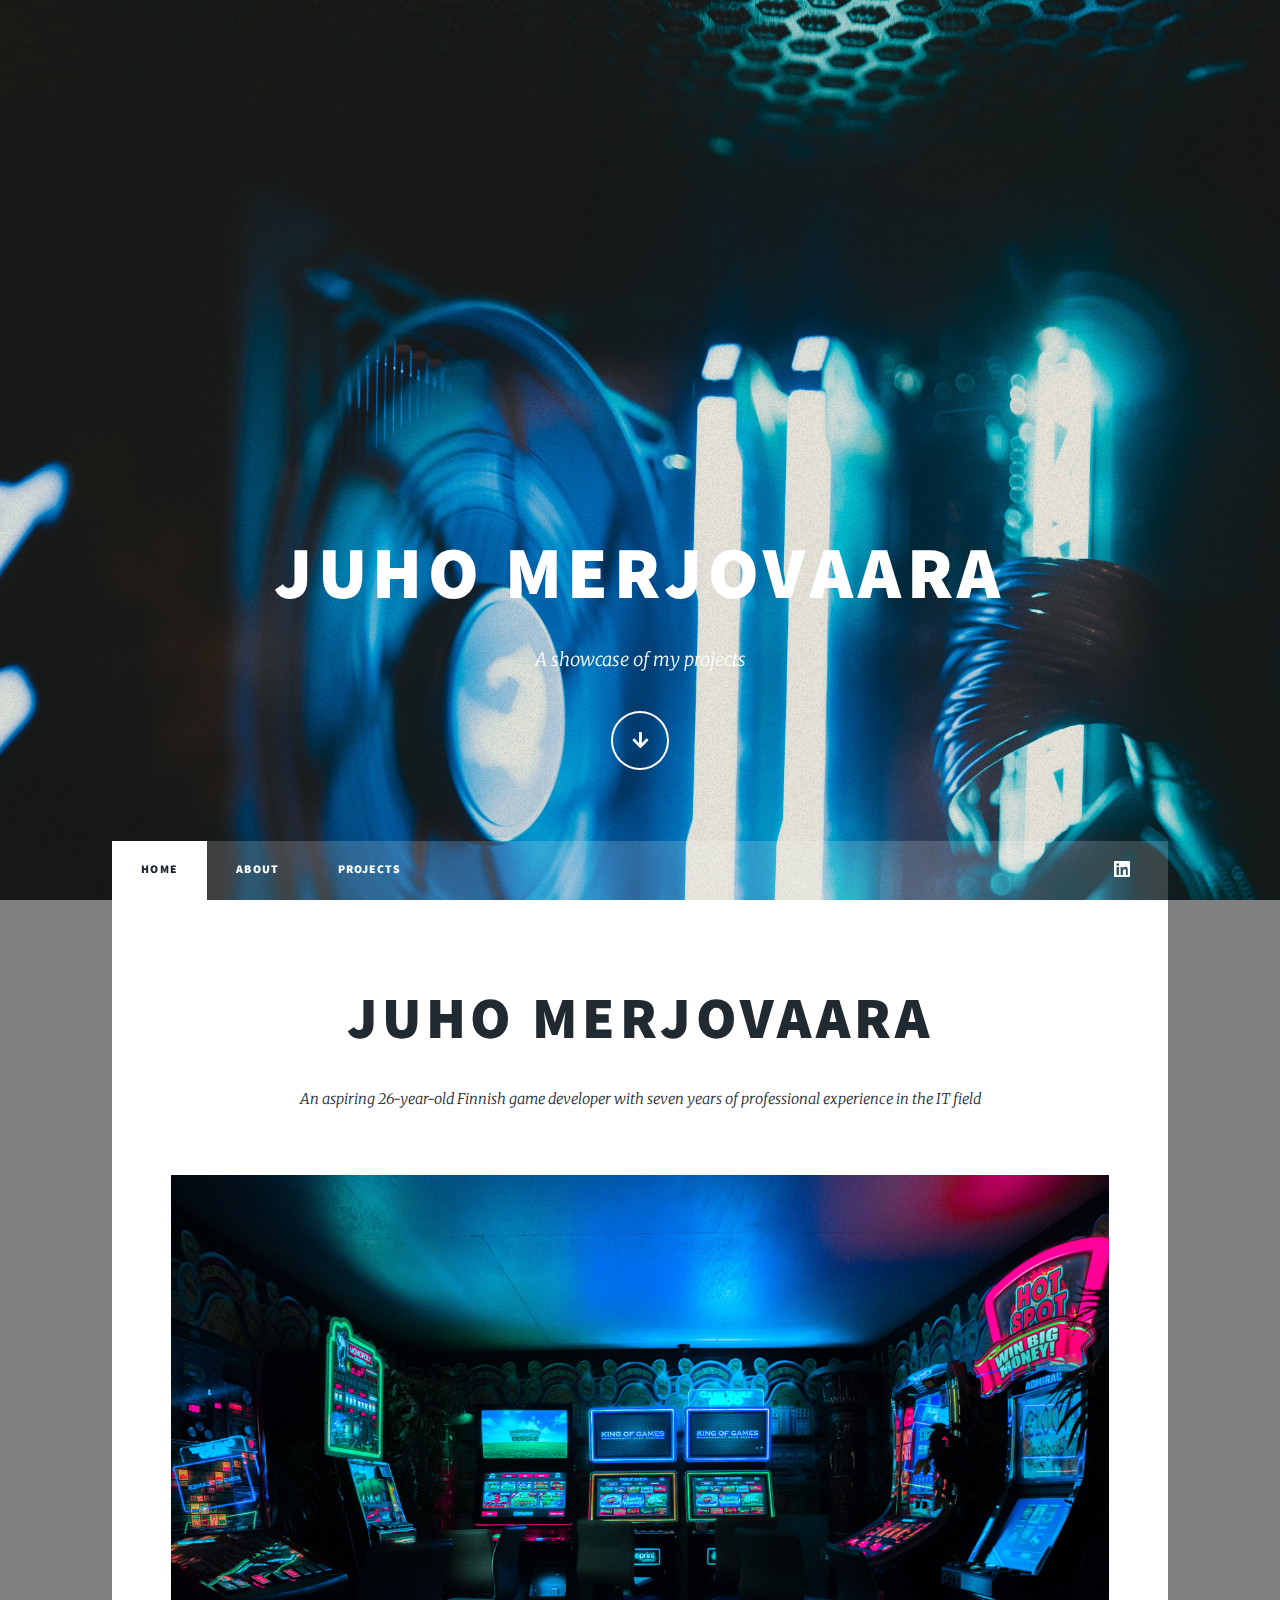
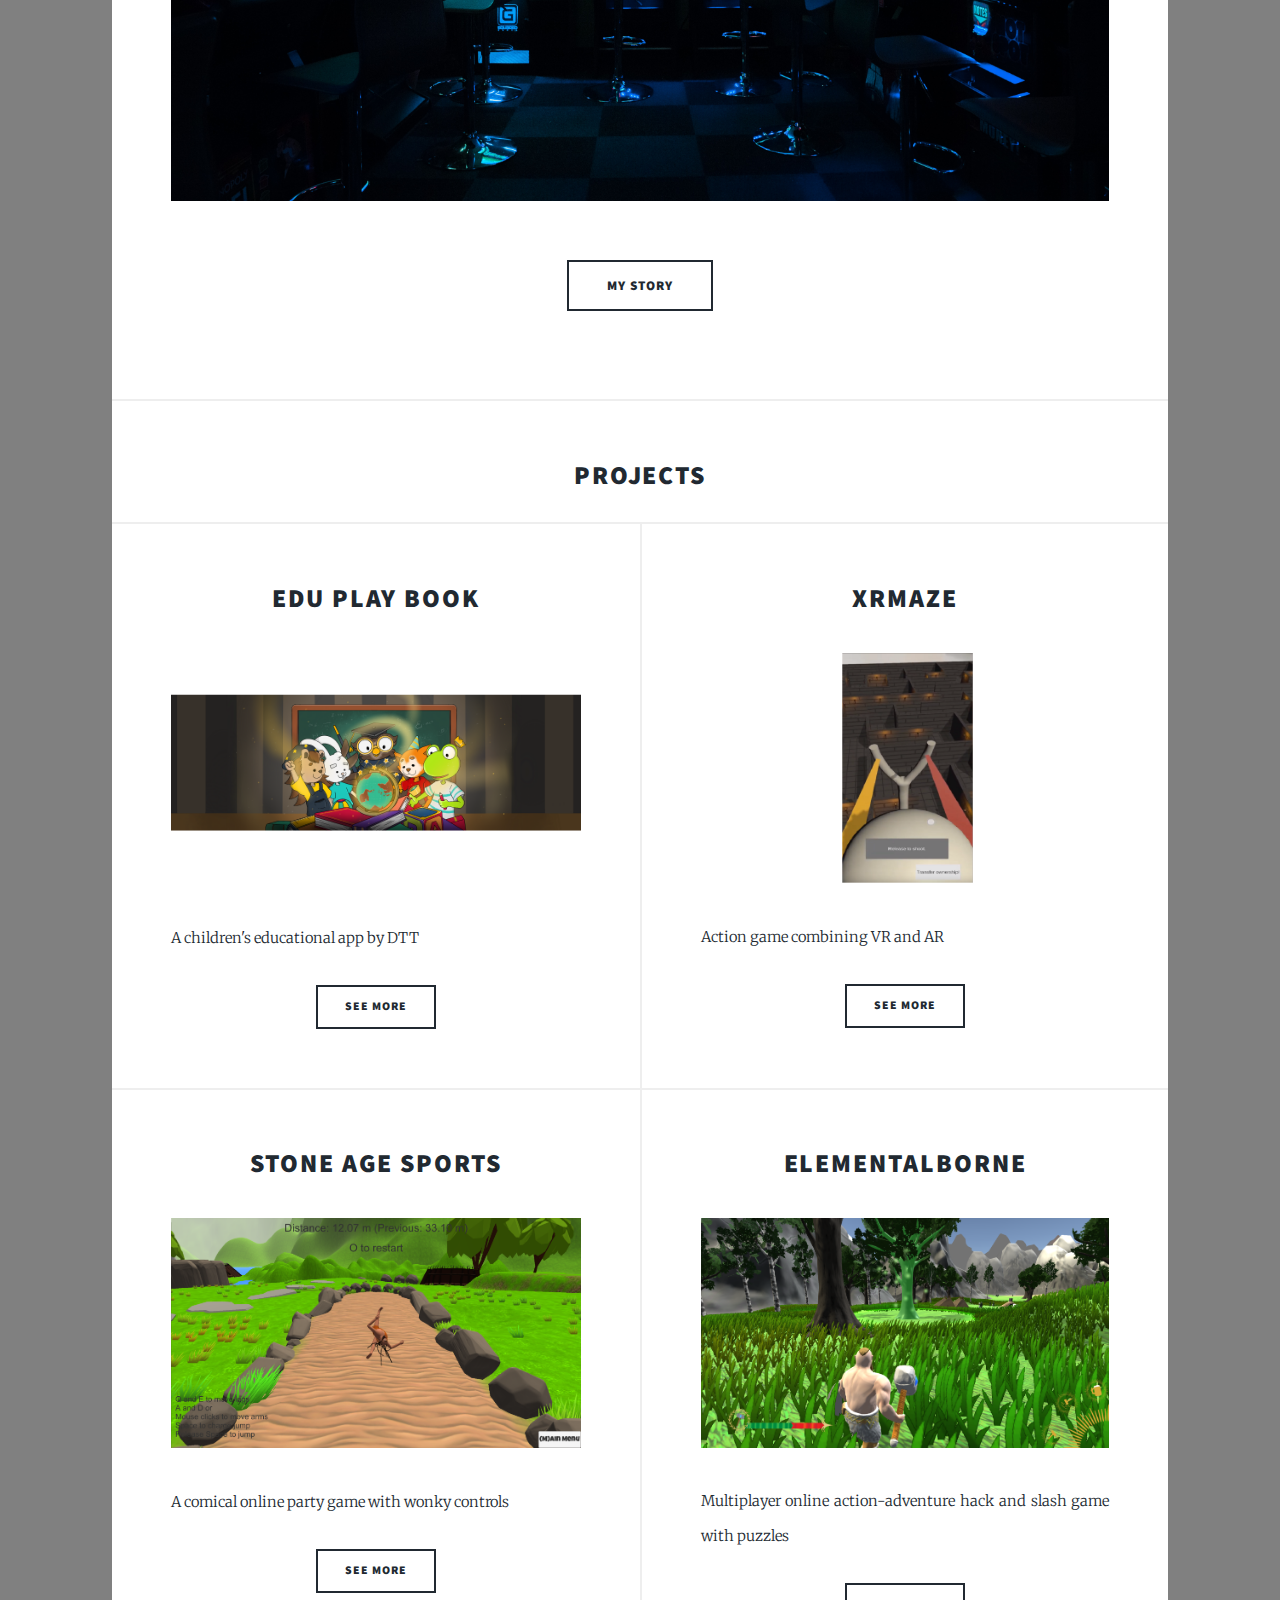
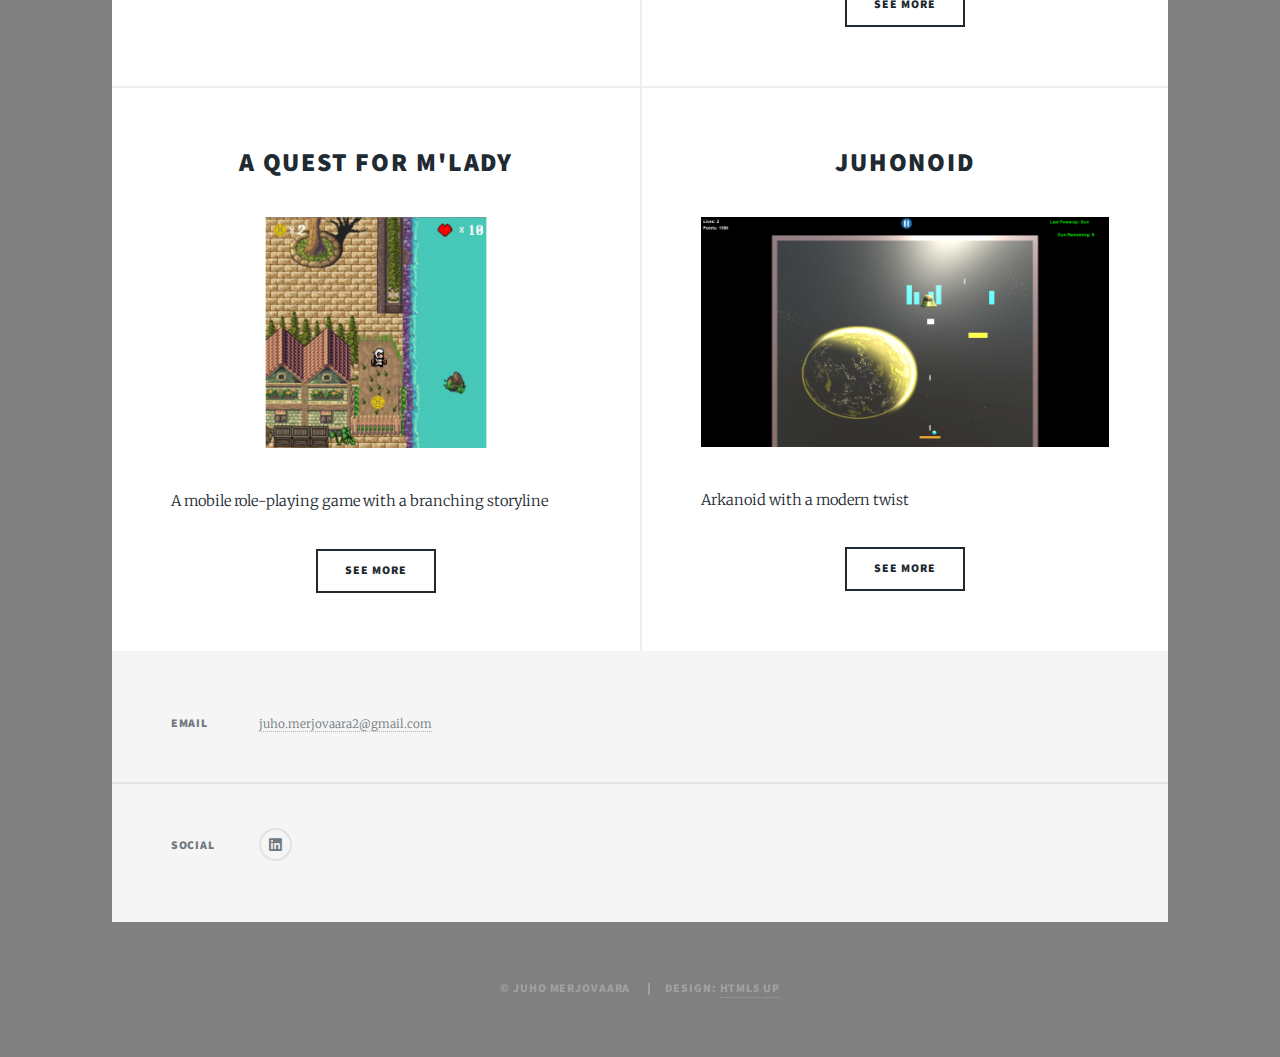
<file: index.html>
<!DOCTYPE HTML>
<!--
	Massively by HTML5 UP
	html5up.net | @ajlkn
	Free for personal and commercial use under the CCA 3.0 license (html5up.net/license)
-->
<html>

<head>
	<title>Juho Merjovaara</title>
	<meta charset="utf-8" />
	<meta name="viewport" content="width=device-width, initial-scale=1, user-scalable=no" />
	<link rel="stylesheet" href="assets/css/main.css" />
	<link href="/lightbox/css/lightbox.css" rel="stylesheet" />
	<link rel="shortcut icon" type="image/png" href="/images/icon1.png" />
	<noscript>
		<link rel="stylesheet" href="assets/css/noscript.css" /></noscript>
</head>

<body class="is-preload mainColor">

	<!-- Wrapper -->
	<div id="wrapper" class="fade-in">

		<!-- Intro -->
		<div id="intro">
			<h1>Juho Merjovaara</h1>
			<p>A showcase of my projects</p>
			<ul class="actions">
				<li><a href="#header" class="button icon solid solo fa-arrow-down scrolly">Continue</a></li>
			</ul>
		</div>

		<!-- Header -->
		<header id="header">
			<a href="index.html" class="logo">Juho Merjovaara</a>
		</header>

		<!-- Nav -->
		<nav id="nav">
			<ul class="links">
				<li class="active"><a href="index.html">Home</a></li>
				<li><a href="/about.html">About</a></li>
				<li><a href="/projects.html">Projects</a></li>
			</ul>
			<ul class="icons">
				<li><a href="https://www.linkedin.com/in/juho-merjovaara-5a6744115/" target="_blank"
						class="icon brands fa-linkedin"><span class="label">LinkedIn</span></a></li>
			</ul>
		</nav>

		<!-- Main -->
		<div id="main">

			<!-- Featured Post -->
			<article class="post featured">
				<header class="major">
					<h2><a href="#">Juho Merjovaara</a></h2>
					<p>An aspiring 26-year-old Finnish game developer with seven years of professional experience
						in the
						IT field</p>
				</header>
				<a href="about.html" class="image main" id="mainPicturex"><img src="images/gaming.jpg" alt="" /></a>
				<ul class="actions special">
					<li><a href="about.html" class="button large">My story</a></li>
				</ul>
			</article>

			<!-- Posts -->
			<h2 class="centeredText">Projects</h2>
			<section class="posts">
				<article>
					<header>
						<h2><a href="projects/eduplaybook.html">Edu Play Book</a></h2>
					</header>
					<a href="projects/eduplaybook.html" class="image fit"><img
							src="images/EduPlayBook/eduplaybook1.png" alt="" /></a>
					<p>A children's educational app by DTT</p>
					<ul class="actions special">
						<li><a href="projects/eduplaybook.html" class="button">See more</a></li>
					</ul>
				</article>
				<article>
					<header>
						<h2><a href="projects/xrmaze.html">XRMaze</a></h2>
					</header>
					<a href="projects/xrmaze.html" class="image fit"><img
							src="images/XRMaze/xrmaze2.png" alt="" /></a>
					<p>Action game combining VR and AR</p>
					<ul class="actions special">
						<li><a href="projects/xrmaze.html" class="button">See more</a></li>
					</ul>
				</article>
				<article>
					<header>
						<h2><a href="projects/stoneagesports.html">Stone Age Sports</a></h2>
					</header>
					<a href="projects/stoneagesports.html" class="image fit"><img
							src="images/StoneAgeSports/stoneagesports3.png" alt="" /></a>
					<p>A comical online party game with wonky controls</p>
					<ul class="actions special">
						<li><a href="projects/stoneagesports.html" class="button">See more</a></li>
					</ul>
				</article>
				<article>
					<header>
						<h2><a href="projects/elementalborne.html">Elementalborne</a></h2>
					</header>
					<a href="projects/elementalborne.html" class="image fit"><img
							src="images/Elementalborne/elementalborne3.png" alt="" /></a>
					<p>Multiplayer online action-adventure hack and slash game with puzzles</p>
					<ul class="actions special">
						<li><a href="projects/elementalborne.html" class="button">See more</a></li>
					</ul>
				</article>
				<article>
					<header>
						<h2><a href="/projects/questformlady.html">A Quest For M'Lady</a></h2>
					</header>
					<a href="/projects/questformlady.html" class="image fit"><img
							src="/images/questformlady/questformlady1.png" alt="" /></a>
					<p>A mobile role-playing game with a branching storyline</p>
					<ul class="actions special">
						<li><a href="/projects/questformlady.html" class="button">See more</a></li>
					</ul>
				</article>
				<article>
					<header>
						<h2><a href="projects/juhonoid.html">Juhonoid</a></h2>
					</header>
					<a href="projects/juhonoid.html" class="image fit"><img src="images/Juhonoid/juhonoid4.png"
							alt="" /></a>
					<p>Arkanoid with a modern twist</p>
					<ul class="actions special">
						<li><a href="projects/juhonoid.html" class="button">See more</a></li>
					</ul>
				</article>
			</section>

			<!-- Footer -->

		</div>

		<!-- Footer -->
		<footer id="footer">
			<section class="split contact">
				<section>
					<h3>Email</h3>
					<p><a href="mailto:juho.merjovaara2@gmail.com" target="_blank">juho.merjovaara2@gmail.com</a></p>
				</section>
				<section>
					<h3>Social</h3>
					<ul class="icons alt">
						<li><a href="https://www.linkedin.com/in/juho-merjovaara-5a6744115/" target="_blank"
								class="icon brands fa-linkedin"><span class="label">LinkedIn</span></a></li>
					</ul>
				</section>
			</section>
		</footer>

		<!-- Copyright -->
		<div id="copyright">
			<ul>
				<li>&copy; Juho Merjovaara</li>
				<li>Design: <a href="https://html5up.net">HTML5 UP</a></li>
			</ul>
		</div>

	</div>

	<!-- Scripts -->
	<script src="assets/js/jquery.min.js"></script>
	<script src="assets/js/jquery.scrollex.min.js"></script>
	<script src="assets/js/jquery.scrolly.min.js"></script>
	<script src="assets/js/browser.min.js"></script>
	<script src="assets/js/breakpoints.min.js"></script>
	<script src="assets/js/util.js"></script>
	<script src="assets/js/main.js"></script>
	<script src="/lightbox/js/lightbox-plus-jquery.js"></script>

</body>

</html>
</file>
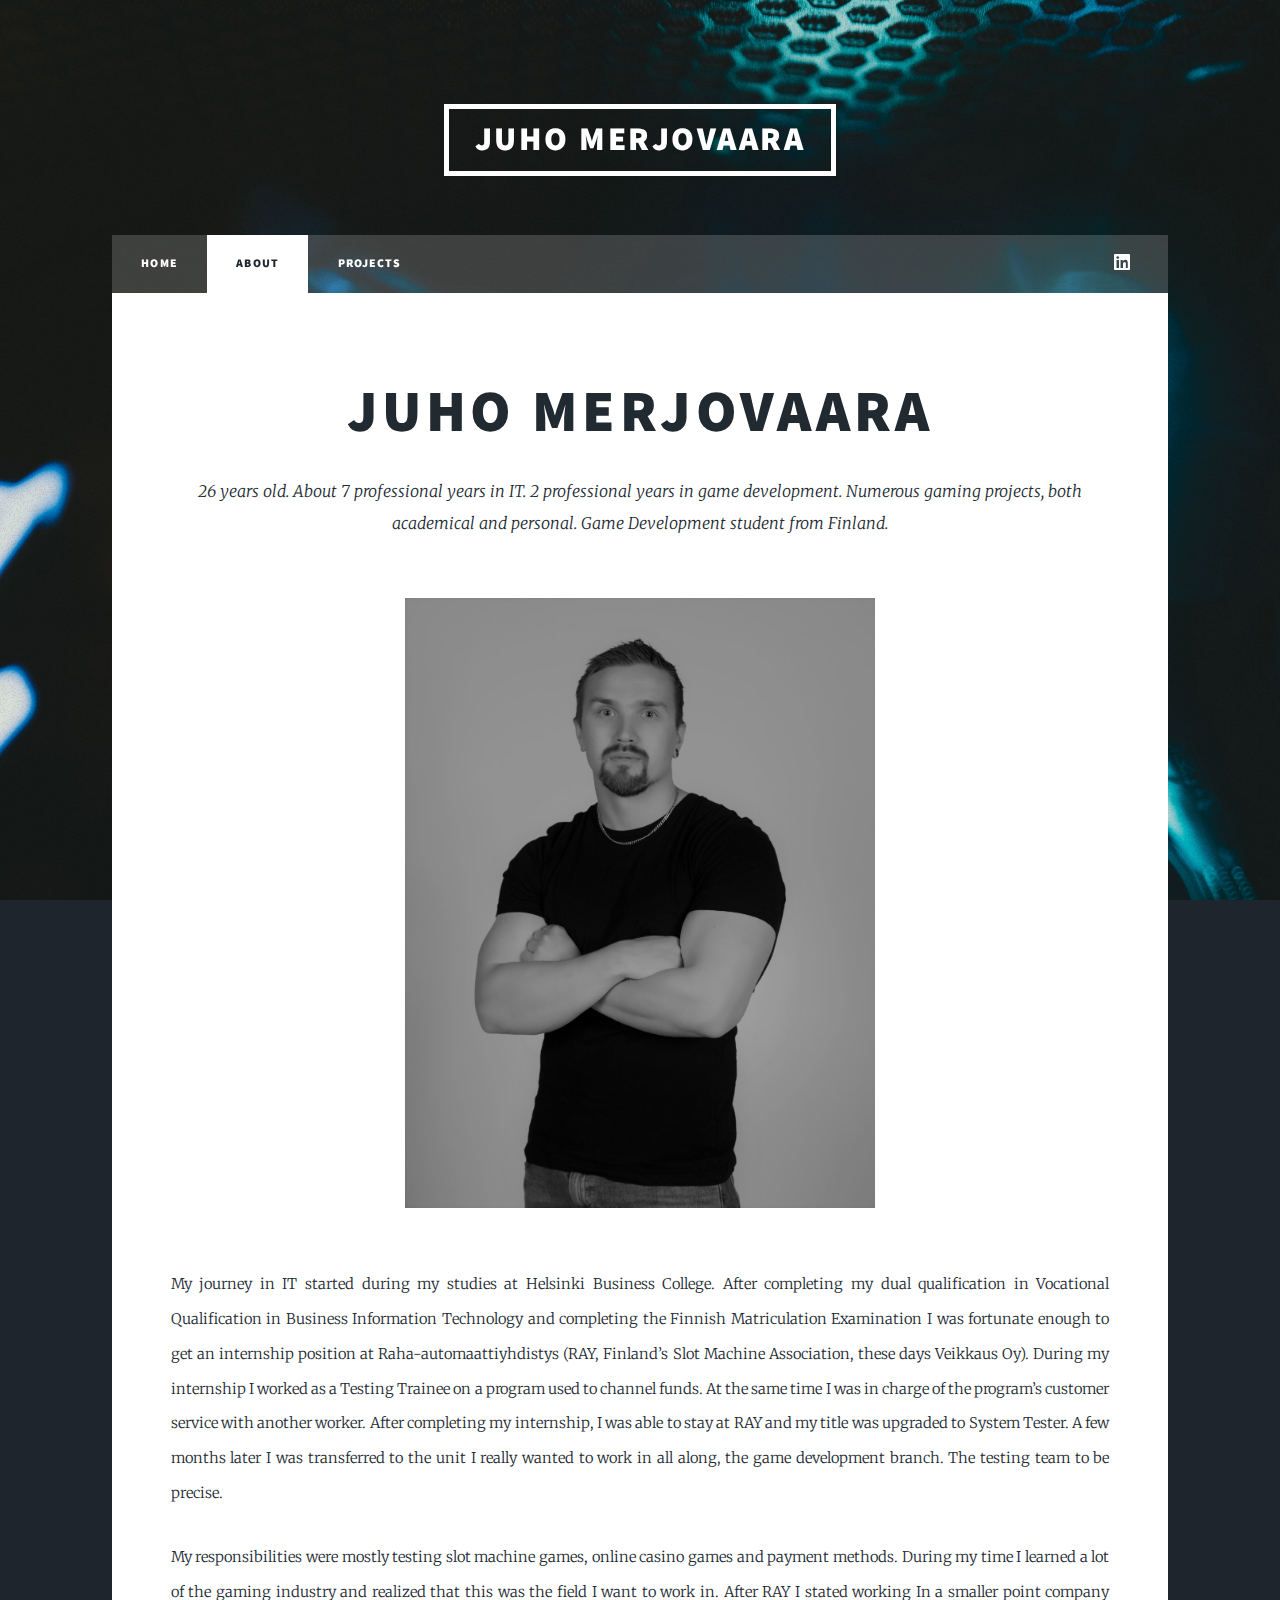
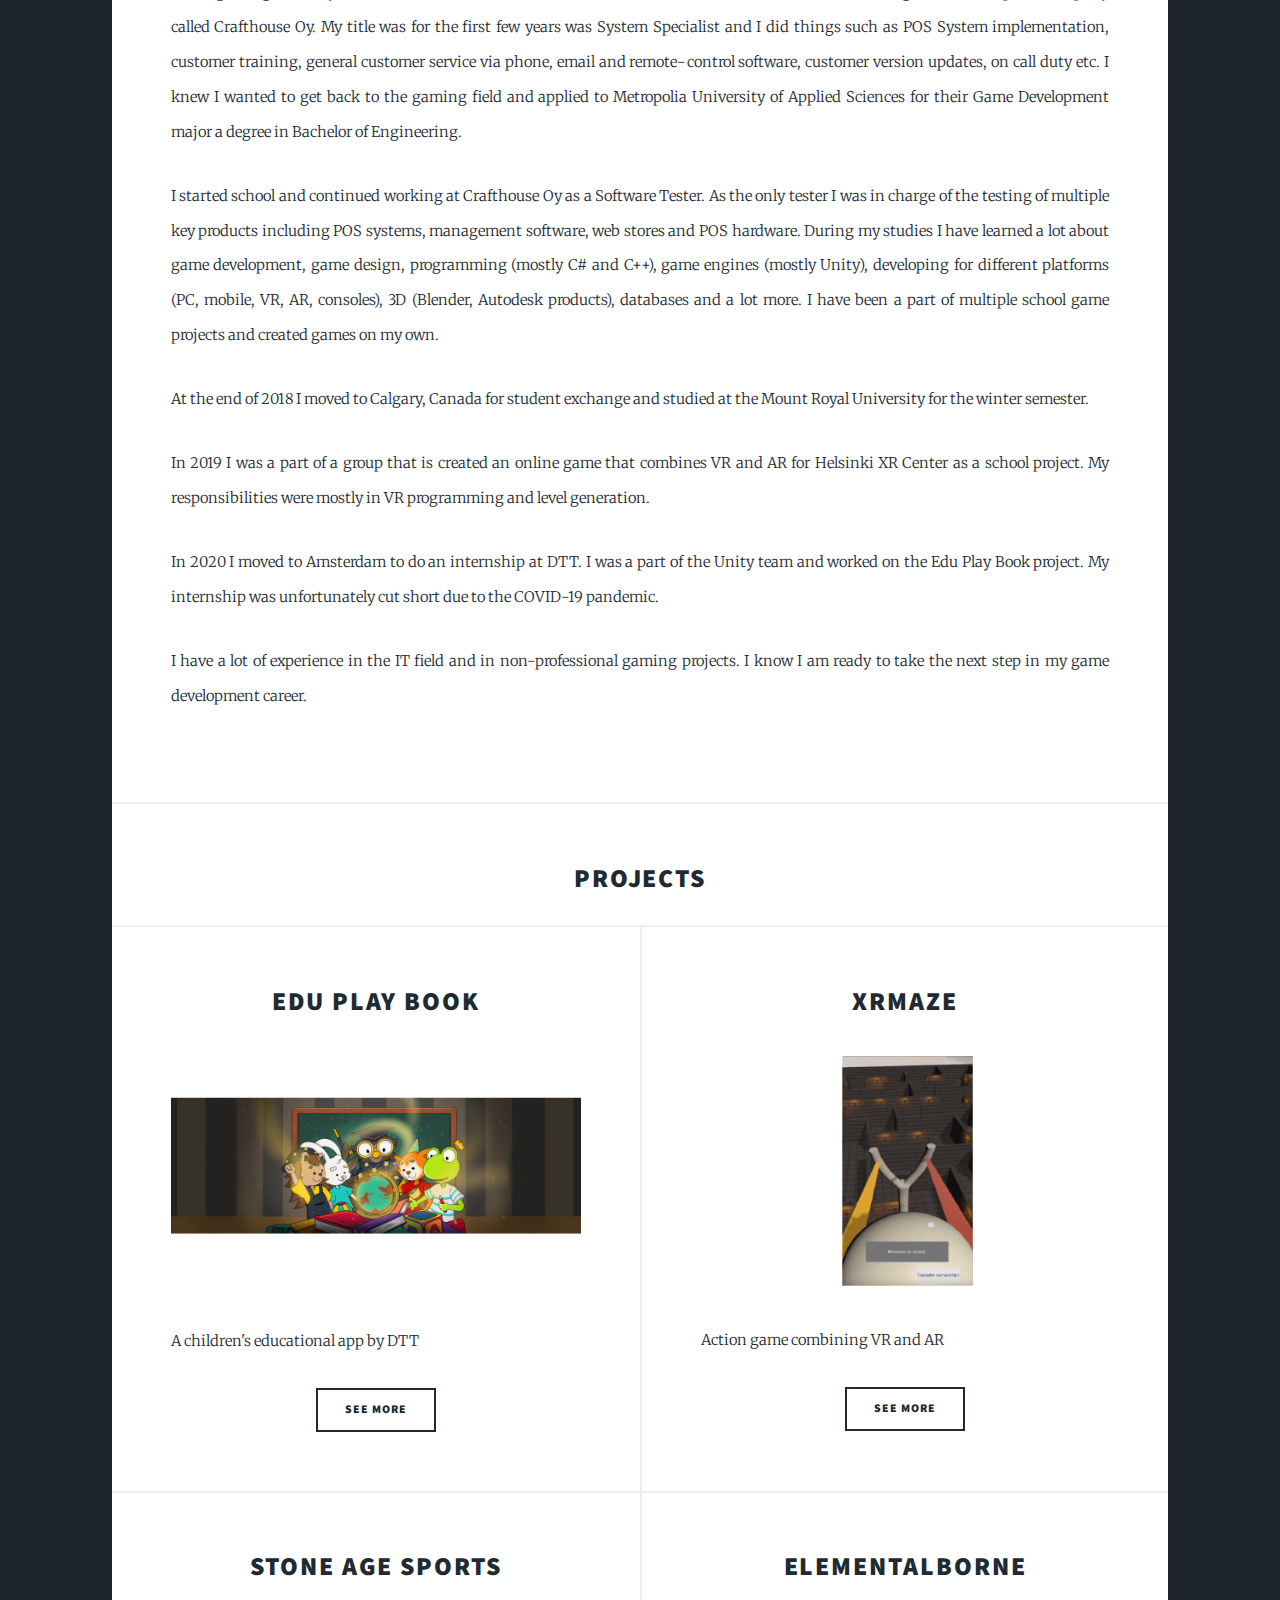
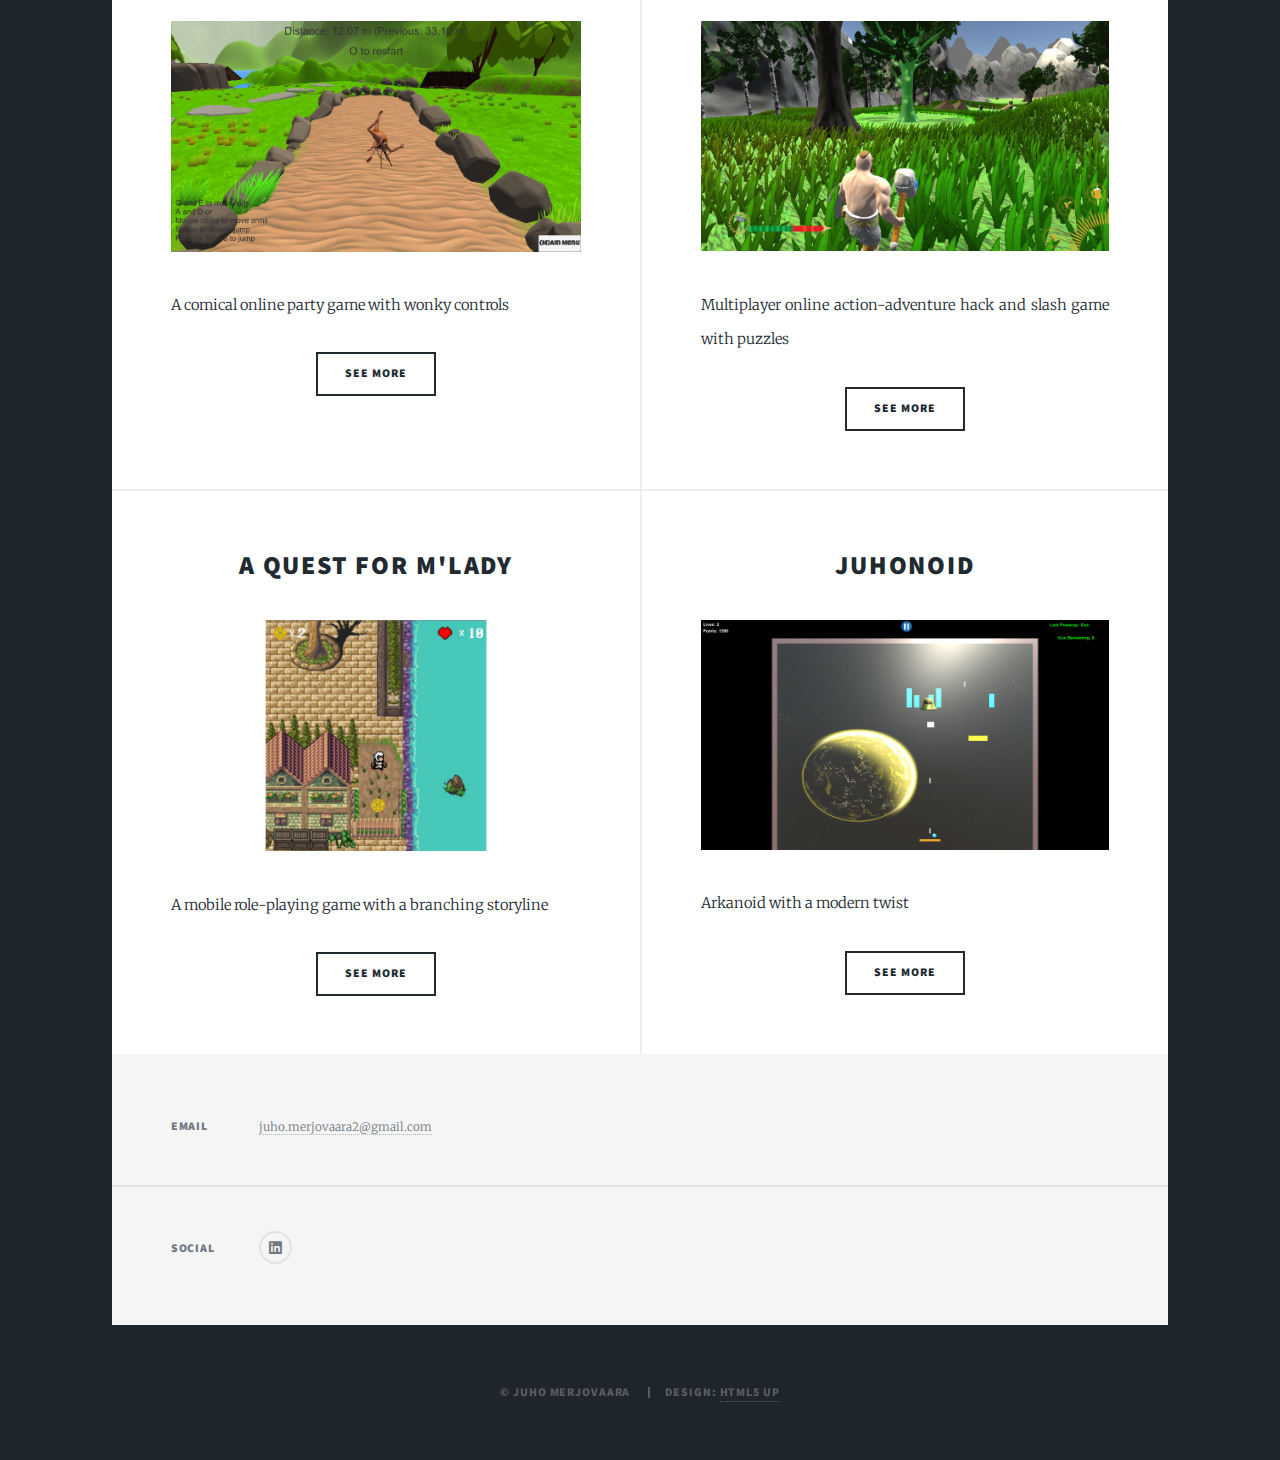
<file: about.html>
<!DOCTYPE HTML>
<!--
	Massively by HTML5 UP
	html5up.net | @ajlkn
	Free for personal and commercial use under the CCA 3.0 license (html5up.net/license)
-->
<html>

<head>
	<title>About</title>
	<meta charset="utf-8" />
	<meta name="viewport" content="width=device-width, initial-scale=1, user-scalable=no" />
	<link rel="stylesheet" href="/assets/css/main.css" />
	<link href="/lightbox/css/lightbox.css" rel="stylesheet" />
	<link rel="shortcut icon" type="image/png" href="/images/icon2.png" />
	<noscript>
		<link rel="stylesheet" href="/assets/css/noscript.css" /></noscript>
</head>

<body class="is-preload">

	<!-- Wrapper -->
	<div id="wrapper">

		<!-- Header -->
		<header id="header">
			<a href="/index.html" class="logo">Juho Merjovaara</a>
		</header>

		<!-- Nav -->
		<nav id="nav">
			<ul class="links">
				<li><a href="/index.html">Home</a></li>
				<li class="active"><a href="/about.html">About</a></li>
				<li><a href="/projects.html">Projects</a></li>
			</ul>
			<ul class="icons">
				<li><a href="https://www.linkedin.com/in/juho-merjovaara-5a6744115/" target="_blank"
						class="icon brands fa-linkedin"><span class="label">LinkedIn</span></a></li>
			</ul>
		</nav>

		<!-- Main -->
		<div id="main">

			<!-- Post -->
			<section class="post">
				<header class="major">
					<h1>Juho Merjovaara</h1>
					<p>26 years old. About 7 professional years in IT. 2 professional years in game development.
						Numerous
						gaming projects, both academical and personal. Game Development student from Finland.</p>
				</header>
				<div class="image main" id="bigPicture"><img src="/images/juho2.jpg" alt="" /></div>
				<p>My journey in IT started during my studies at Helsinki Business College. After completing my dual
					qualification in Vocational Qualification in Business Information Technology and completing the
					Finnish Matriculation Examination I was fortunate enough to get an internship position at
					Raha-automaattiyhdistys (RAY, Finland’s Slot Machine Association, these days Veikkaus Oy). During my
					internship I worked as a Testing Trainee on a program used to channel funds. At the same time I was
					in charge of the program’s customer service with another worker. After completing my internship, I
					was able to stay at RAY and my title was upgraded to System Tester. A few months later I was
					transferred to the unit I really wanted to work in all along, the game development branch. The
					testing team to be precise.</p>
				<p>My responsibilities were mostly testing slot machine games, online casino games and payment methods.
					During my time I learned a lot of the gaming industry and realized that this was the field I want to
					work in. After RAY I stated working In a smaller point company called Crafthouse Oy. My title was
					for the first few years was System Specialist and I did things such as POS System implementation,
					customer training, general customer service via phone, email and remote-control software, customer
					version updates, on call duty etc. I knew I wanted to get back to the gaming field and applied to
					Metropolia University of Applied Sciences for their Game Development major a degree in Bachelor of
					Engineering.</p>
				<p>I started school and continued working at Crafthouse Oy as a Software Tester. As the only tester I
					was in charge of the testing of multiple key products including POS systems, management software,
					web stores and POS hardware. During my studies I have learned a lot about game development, game
					design, programming (mostly C# and C++), game engines (mostly Unity), developing for different
					platforms (PC, mobile, VR, AR, consoles), 3D (Blender, Autodesk products), databases and a lot more.
					I have been a part of multiple school game projects and created games on my own. </p>
				<p>At the end of 2018 I moved to Calgary, Canada for student exchange and studied at the Mount Royal
					University for the winter semester. </p>
				<p>In 2019 I was a part of a group that is created an online game that combines VR and AR for Helsinki
					XR Center as a school project. My responsibilities were mostly in VR programming and level
					generation.</p>
				<p>In 2020 I moved to Amsterdam to do an internship at DTT. I was a part of the Unity team and worked on
					the Edu Play Book project. My internship was unfortunately cut short due to the COVID-19 pandemic.
				</p>
				<p>I have a lot of experience in the IT field and in non-professional gaming projects. I know I am ready
					to take the next step in my game development career.</p>
			</section>

			<!-- Posts -->
			<h2 class="centeredText">Projects</h2>
			<section class="posts">
				<article>
					<header>
						<h2><a href="projects/eduplaybook.html">Edu Play Book</a></h2>
					</header>
					<a href="projects/eduplaybook.html" class="image fit"><img src="images/EduPlayBook/eduplaybook1.png"
							alt="" /></a>
					<p>A children's educational app by DTT</p>
					<ul class="actions special">
						<li><a href="projects/eduplaybook.html" class="button">See more</a></li>
					</ul>
				</article>
				<article>
					<header>
						<h2><a href="projects/xrmaze.html">XRMaze</a></h2>
					</header>
					<a href="projects/xrmaze.html" class="image fit"><img src="images/XRMaze/xrmaze2.png" alt="" /></a>
					<p>Action game combining VR and AR</p>
					<ul class="actions special">
						<li><a href="projects/xrmaze.html" class="button">See more</a></li>
					</ul>
				</article>
				<article>
					<header>
						<h2><a href="projects/stoneagesports.html">Stone Age Sports</a></h2>
					</header>
					<a href="projects/stoneagesports.html" class="image fit"><img
							src="images/StoneAgeSports/stoneagesports3.png" alt="" /></a>
					<p>A comical online party game with wonky controls</p>
					<ul class="actions special">
						<li><a href="projects/stoneagesports.html" class="button">See more</a></li>
					</ul>
				</article>
				<article>
					<header>
						<h2><a href="projects/elementalborne.html">Elementalborne</a></h2>
					</header>
					<a href="projects/elementalborne.html" class="image fit"><img
							src="images/Elementalborne/elementalborne3.png" alt="" /></a>
					<p>Multiplayer online action-adventure hack and slash game with puzzles</p>
					<ul class="actions special">
						<li><a href="projects/elementalborne.html" class="button">See more</a></li>
					</ul>
				</article>
				<article>
					<header>
						<h2><a href="/projects/questformlady.html">A Quest For M'Lady</a></h2>
					</header>
					<a href="/projects/questformlady.html" class="image fit"><img
							src="/images/questformlady/questformlady1.png" alt="" /></a>
					<p>A mobile role-playing game with a branching storyline</p>
					<ul class="actions special">
						<li><a href="/projects/questformlady.html" class="button">See more</a></li>
					</ul>
				</article>
				<article>
					<header>
						<h2><a href="projects/juhonoid.html">Juhonoid</a></h2>
					</header>
					<a href="projects/juhonoid.html" class="image fit"><img src="images/Juhonoid/juhonoid4.png"
							alt="" /></a>
					<p>Arkanoid with a modern twist</p>
					<ul class="actions special">
						<li><a href="projects/juhonoid.html" class="button">See more</a></li>
					</ul>
				</article>
			</section>


		</div>

		<!-- Footer -->
		<footer id="footer">
			<section class="split contact">
				<section>
					<h3>Email</h3>
					<p><a href="mailto:juho.merjovaara2@gmail.com" target="_blank">juho.merjovaara2@gmail.com</a></p>
				</section>
				<section>
					<h3>Social</h3>
					<ul class="icons alt">
						<li><a href="https://www.linkedin.com/in/juho-merjovaara-5a6744115/" target="_blank"
								class="icon brands fa-linkedin"><span class="label">LinkedIn</span></a></li>
					</ul>
				</section>
			</section>
		</footer>

		<!-- Copyright -->
		<div id="copyright">
			<ul>
				<li>&copy; Juho Merjovaara</li>
				<li>Design: <a href="https://html5up.net">HTML5 UP</a></li>
			</ul>
		</div>

	</div>

	<!-- Scripts -->
	<script src="assets/js/jquery.min.js"></script>
	<script src="assets/js/jquery.scrollex.min.js"></script>
	<script src="assets/js/jquery.scrolly.min.js"></script>
	<script src="assets/js/browser.min.js"></script>
	<script src="assets/js/breakpoints.min.js"></script>
	<script src="assets/js/util.js"></script>
	<script src="assets/js/main.js"></script>
	<script src="/lightbox/js/lightbox-plus-jquery.js"></script>

</body>

</html>
</file>
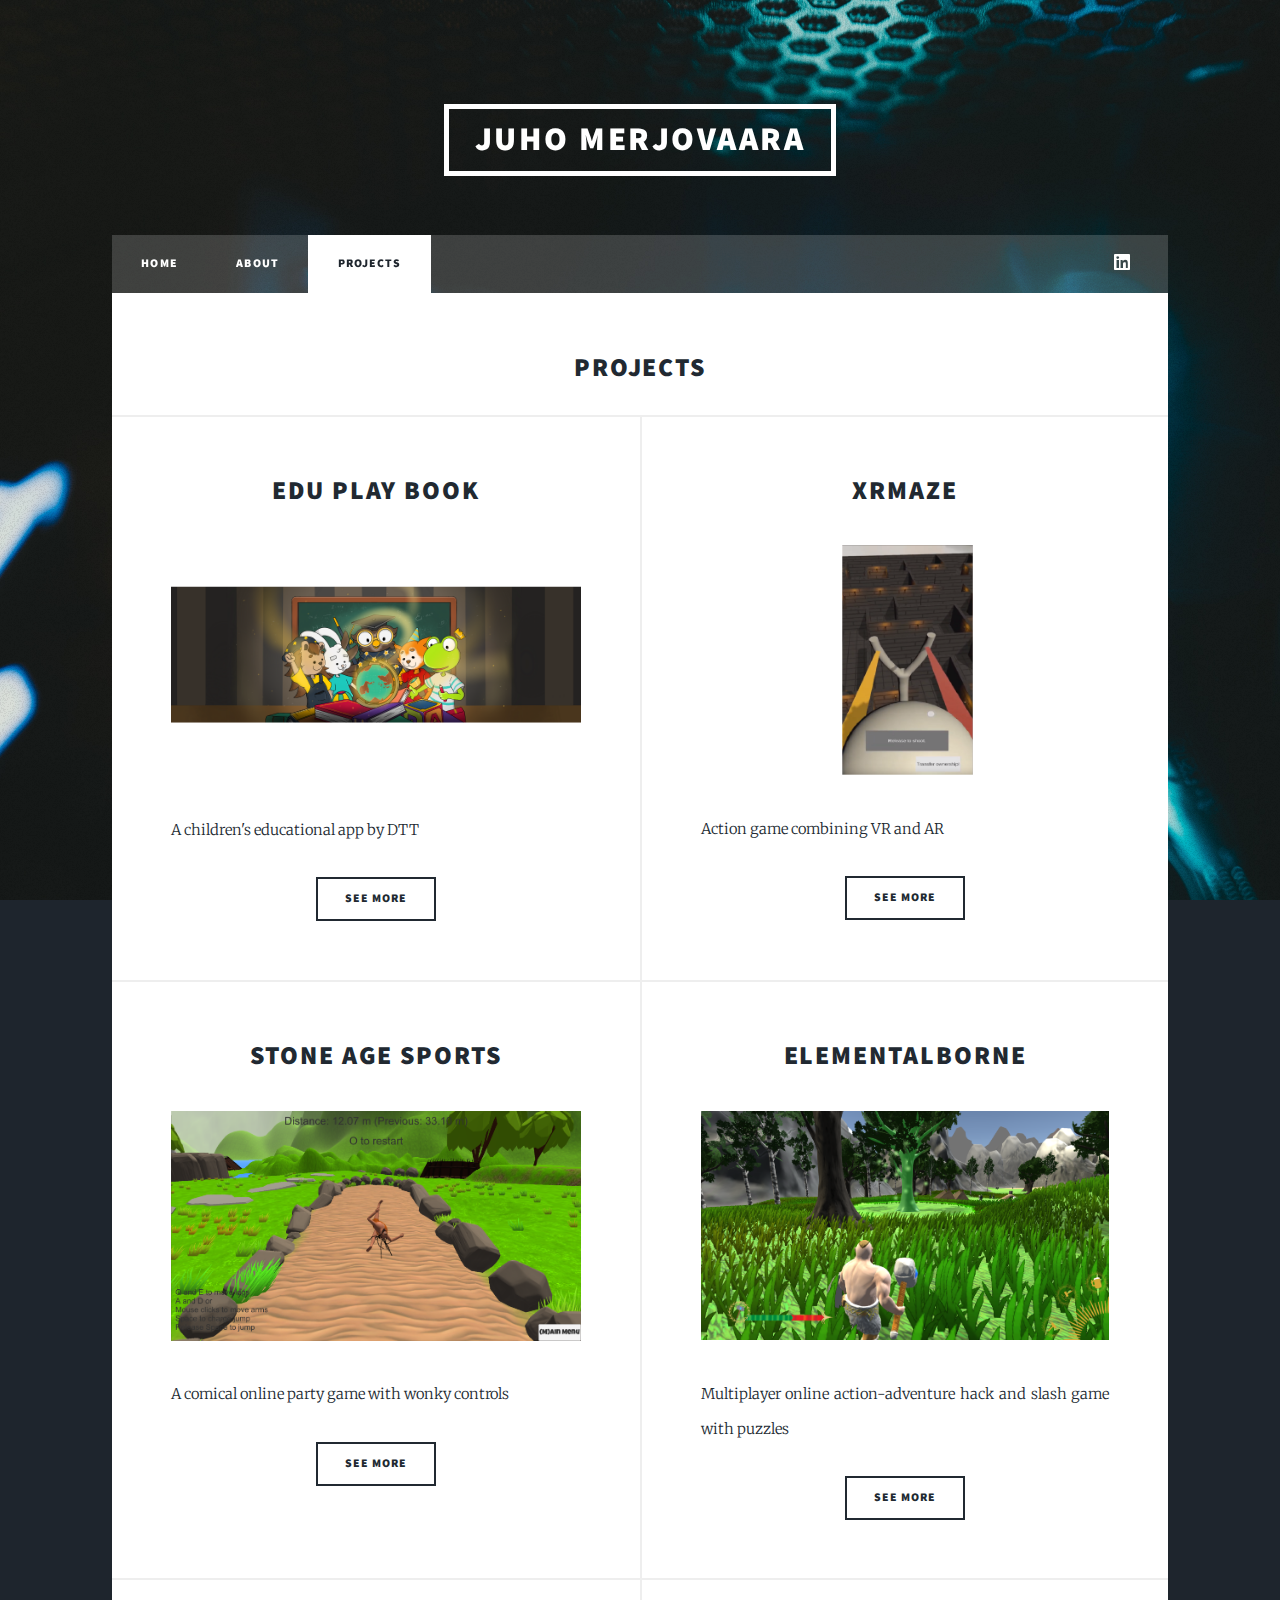
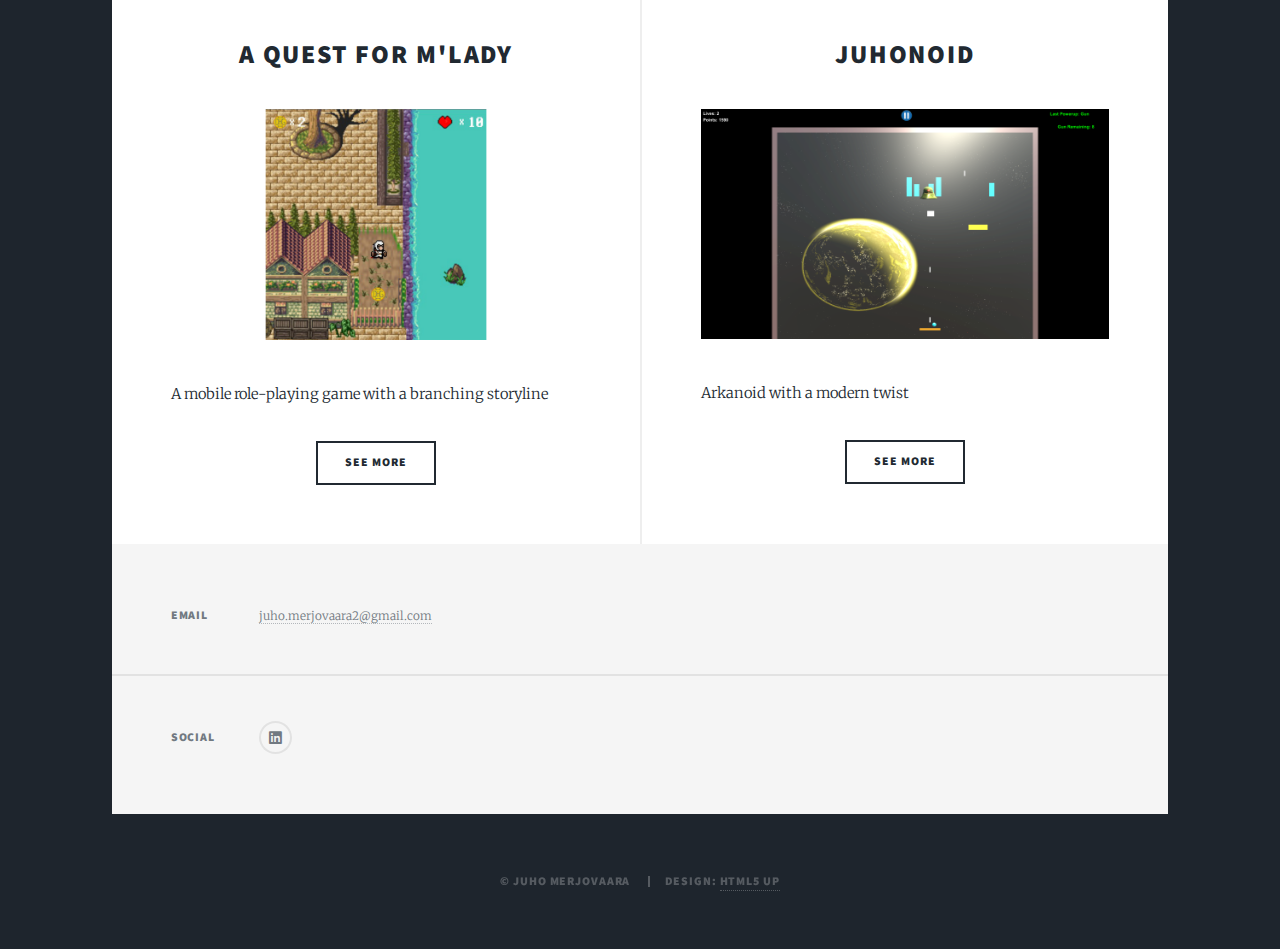
<file: projects.html>
<!DOCTYPE HTML>
<!--
	Massively by HTML5 UP
	html5up.net | @ajlkn
	Free for personal and commercial use under the CCA 3.0 license (html5up.net/license)
-->
<html>

<head>
	<title>Projects</title>
	<meta charset="utf-8" />
	<meta name="viewport" content="width=device-width, initial-scale=1, user-scalable=no" />
	<link rel="stylesheet" href="/assets/css/main.css" />
	<link href="/lightbox/css/lightbox.css" rel="stylesheet" />
	<link rel="shortcut icon" type="image/png" href="/images/icon3.png"/>
	<noscript>
		<link rel="stylesheet" href="/assets/css/noscript.css" /></noscript>
</head>

<body class="is-preload">

	<!-- Wrapper -->
	<div id="wrapper">

		<!-- Header -->
		<header id="header">
			<a href="/index.html" class="logo">Juho Merjovaara</a>
		</header>

		<!-- Nav -->
		<nav id="nav">
			<ul class="links">
				<li><a href="/index.html">Home</a></li>
				<li><a href="/about.html">About</a></li>
				<li class="active"><a href="/projects.html">Projects</a></li>
			</ul>
			<ul class="icons">
				<li><a href="https://www.linkedin.com/in/juho-merjovaara-5a6744115/" target="_blank"
						class="icon brands fa-linkedin"><span class="label">LinkedIn</span></a></li>
			</ul>
		</nav>

		<!-- Main -->
		<div id="main">

			<!-- Posts -->
			<h2 class="centeredText">Projects</h2>
			<section class="posts">
				<article>
					<header>
						<h2><a href="projects/eduplaybook.html">Edu Play Book</a></h2>
					</header>
					<a href="projects/eduplaybook.html" class="image fit"><img
							src="images/EduPlayBook/eduplaybook1.png" alt="" /></a>
					<p>A children's educational app by DTT</p>
					<ul class="actions special">
						<li><a href="projects/eduplaybook.html" class="button">See more</a></li>
					</ul>
				</article>
				<article>
					<header>
						<h2><a href="/projects/xrmaze.html">XRMaze</a></h2>
					</header>
					<a href="/projects/xrmaze.html" class="image fit"><img src="/images/XRMaze/xrmaze2.png"
							alt="" /></a>
					<p>Action game combining VR and AR</p>
					<ul class="actions special">
						<li><a href="/projects/xrmaze.html" class="button">See more</a></li>
					</ul>
				</article>
				<article>
					<header>
						<h2><a href="projects/stoneagesports.html">Stone Age Sports</a></h2>
					</header>
					<a href="projects/stoneagesports.html" class="image fit"><img
							src="images/StoneAgeSports/stoneagesports3.png" alt="" /></a>
					<p>A comical online party game with wonky controls</p>
					<ul class="actions special">
						<li><a href="projects/stoneagesports.html" class="button">See more</a></li>
					</ul>
				</article>
				<article>
					<header>
						<h2><a href="projects/elementalborne.html">Elementalborne</a></h2>
					</header>
					<a href="projects/elementalborne.html" class="image fit"><img
							src="images/Elementalborne/elementalborne3.png" alt="" /></a>
					<p>Multiplayer online action-adventure hack and slash game with puzzles</p>
					<ul class="actions special">
						<li><a href="projects/elementalborne.html" class="button">See more</a></li>
					</ul>
				</article>
				<article>
					<header>
						<h2><a href="/projects/questformlady.html">A Quest For M'Lady</a></h2>
					</header>
					<a href="/projects/questformlady.html" class="image fit"><img
							src="/images/questformlady/questformlady1.png" alt="" /></a>
					<p>A mobile role-playing game with a branching storyline</p>
					<ul class="actions special">
						<li><a href="/projects/questformlady.html" class="button">See more</a></li>
					</ul>
				</article>
				<article>
					<header>
						<h2><a href="projects/juhonoid.html">Juhonoid</a></h2>
					</header>
					<a href="projects/juhonoid.html" class="image fit"><img src="images/Juhonoid/juhonoid4.png"
							alt="" /></a>
					<p>Arkanoid with a modern twist</p>
					<ul class="actions special">
						<li><a href="projects/juhonoid.html" class="button">See more</a></li>
					</ul>
				</article>
			</section>


		</div>

		<!-- Footer -->
		<footer id="footer">
			<section class="split contact">
				<section>
					<h3>Email</h3>
					<p><a href="mailto:juho.merjovaara2@gmail.com" target="_blank">juho.merjovaara2@gmail.com</a></p>
				</section>
				<section>
					<h3>Social</h3>
					<ul class="icons alt">
						<li><a href="https://www.linkedin.com/in/juho-merjovaara-5a6744115/" target="_blank"
								class="icon brands fa-linkedin"><span class="label">LinkedIn</span></a></li>
					</ul>
				</section>
			</section>
		</footer>

		<!-- Copyright -->
		<div id="copyright">
			<ul>
				<li>&copy; Juho Merjovaara</li>
				<li>Design: <a href="https://html5up.net">HTML5 UP</a></li>
			</ul>
		</div>

	</div>

	<!-- Scripts -->
	<script src="assets/js/jquery.min.js"></script>
	<script src="assets/js/jquery.scrollex.min.js"></script>
	<script src="assets/js/jquery.scrolly.min.js"></script>
	<script src="assets/js/browser.min.js"></script>
	<script src="assets/js/breakpoints.min.js"></script>
	<script src="assets/js/util.js"></script>
	<script src="assets/js/main.js"></script>
	<script src="/lightbox/js/lightbox-plus-jquery.js"></script>

</body>

</html>
</file>
<file: assets/css/main.css>
@import url(fontawesome-all.min.css);
@import url("https://fonts.googleapis.com/css?family=Merriweather:300,700,300italic,700italic|Source+Sans+Pro:900");

/*
	Massively by HTML5 UP
	html5up.net | @ajlkn
	Free for personal and commercial use under the CCA 3.0 license (html5up.net/license)
*/

html, body, div, span, applet, object,
iframe, h1, h2, h3, h4, h5, h6, p, blockquote,
pre, a, abbr, acronym, address, big, cite,
code, del, dfn, em, img, ins, kbd, q, s, samp,
small, strike, strong, sub, sup, tt, var, b,
u, i, center, dl, dt, dd, ol, ul, li, fieldset,
form, label, legend, table, caption, tbody,
tfoot, thead, tr, th, td, article, aside,
canvas, details, embed, figure, figcaption,
footer, header, hgroup, menu, nav, output, ruby,
section, summary, time, mark, audio, video {
	margin: 0;
	padding: 0;
	border: 0;
	font-size: 100%;
	font: inherit;
	vertical-align: baseline;}

article, aside, details, figcaption, figure,
footer, header, hgroup, menu, nav, section {
	display: block;}

body {
	line-height: 1;
}

ol, ul {
	list-style: none;
}

blockquote, q {
	quotes: none;
}

	blockquote:before, blockquote:after, q:before, q:after {
		content: '';
		content: none;
	}

table {
	border-collapse: collapse;
	border-spacing: 0;
}

body {
	-webkit-text-size-adjust: none;
}

mark {
	background-color: transparent;
	color: inherit;
}

input::-moz-focus-inner {
	border: 0;
	padding: 0;
}

input, select, textarea {
	-moz-appearance: none;
	-webkit-appearance: none;
	-ms-appearance: none;
	appearance: none;
}

/* Basic */

	@-ms-viewport {
		width: device-width;
	}

	body {
		-ms-overflow-style: scrollbar;
	}

	@media screen and (max-width: 480px) {

		html, body {
			min-width: 320px;
		}

	}

	html {
		box-sizing: border-box;
	}

	*, *:before, *:after {
		box-sizing: inherit;
	}

	body {
		background-color: #1e252d;
	}

		body.is-preload *, body.is-preload *:before, body.is-preload *:after {
			-moz-animation: none !important;
			-webkit-animation: none !important;
			-ms-animation: none !important;
			animation: none !important;
			-moz-transition: none !important;
			-webkit-transition: none !important;
			-ms-transition: none !important;
			transition: none !important;
		}

/* Type */

	html {
		font-size: 16pt;
	}

		@media screen and (max-width: 1680px) {

			html {
				font-size: 12pt;
			}

		}

		@media screen and (max-width: 1280px) {

			html {
				font-size: 11pt;
			}

		}

		@media screen and (max-width: 360px) {

			html {
				font-size: 10pt;
			}

		}

	body {
		color: #212931;
	}

	body, input, select, textarea {
		font-family: "Merriweather", Georgia, serif;
		font-weight: 300;
		font-size: 1rem;
		line-height: 2.375;
	}

	a {
		-moz-transition: color 0.2s ease-in-out, background-color 0.2s ease-in-out, border-color 0.2s ease-in-out, box-shadow 0.2s ease-in-out;
		-webkit-transition: color 0.2s ease-in-out, background-color 0.2s ease-in-out, border-color 0.2s ease-in-out, box-shadow 0.2s ease-in-out;
		-ms-transition: color 0.2s ease-in-out, background-color 0.2s ease-in-out, border-color 0.2s ease-in-out, box-shadow 0.2s ease-in-out;
		transition: color 0.2s ease-in-out, background-color 0.2s ease-in-out, border-color 0.2s ease-in-out, box-shadow 0.2s ease-in-out;
		border-bottom: dotted 1px;
		text-decoration: none;
	}

		a:hover {
			border-bottom-color: transparent;
		}

	strong, b {
		font-weight: 600;
	}

	em, i {
		font-style: italic;
	}

	p {
		text-align: justify;
		margin: 0 0 2rem 0;
	}

	h1, h2, h3, h4, h5, h6 {
		font-family: "Source Sans Pro", Helvetica, sans-serif;
		font-weight: 900;
		line-height: 1.5;
		letter-spacing: 0.075em;
		text-transform: uppercase;
		margin: 0 0 1rem 0;
	}

		h1 a, h2 a, h3 a, h4 a, h5 a, h6 a {
			border-bottom: 0;
			color: inherit;
			text-decoration: none;
		}

	h1 {
		font-size: 4rem;
		line-height: 1.1;
		margin: 0 0 2rem 0;
	}

	h2 {
		font-size: 1.75rem;
		line-height: 1.3;
		margin: 0 0 1.5rem 0;
	}

	h3 {
		font-size: 1.25rem;
		margin: 0 0 1.5rem 0;
	}

	h4 {
		font-size: 1rem;
	}

	h5 {
		font-size: 0.9rem;
	}

	h6 {
		font-size: 0.8rem;
	}

	sub {
		font-size: 0.8rem;
		position: relative;
		top: 0.5rem;
	}

	sup {
		font-size: 0.8rem;
		position: relative;
		top: -0.5rem;
	}

	blockquote {
		border-left: solid 4px;
		font-style: italic;
		margin: 0 0 2rem 0;
		padding: 0.5rem 0 0.5rem 2rem;
	}

	code {
		border: solid 2px;
		font-family: "Courier New", monospace;
		font-size: 0.9rem;
		margin: 0 0.25rem;
		padding: 0.25rem 0.65rem;
	}

	pre {
		-webkit-overflow-scrolling: touch;
		font-family: "Courier New", monospace;
		font-size: 0.9rem;
		margin: 0 0 2rem 0;
	}

		pre code {
			display: block;
			line-height: 1.75;
			padding: 1rem 1.5rem;
			overflow-x: auto;
		}

	hr {
		border: 0;
		border-bottom: solid 2px;
		margin: 3rem 0;
	}

		hr.major {
			margin: 5rem 0;
		}

	.align-left {
		text-align: left;
	}

	.align-center {
		text-align: center;
	}

	.align-right {
		text-align: right;
	}

	input, select, textarea {
		color: #212931;
	}

	a {
		color: #212931;
		border-bottom-color: rgba(33, 41, 49, 0.5);
	}

		a:hover {
			border-bottom-color: transparent;
			color: #18bfef !important;
		}

	strong, b {
		color: #212931;
	}

	h1, h2, h3, h4, h5, h6 {
		color: #212931;
	}

	blockquote {
		border-left-color: #eeeeee;
	}

	code {
		background: rgba(220, 220, 220, 0.25);
		border-color: #eeeeee;
	}

	hr {
		border-bottom-color: #eeeeee;
	}

/* Row */

	.row {
		display: flex;
		flex-wrap: wrap;
		box-sizing: border-box;
		align-items: stretch;
	}

		.row > * {
			box-sizing: border-box;
		}

		.row.gtr-uniform > * > :last-child {
			margin-bottom: 0;
		}

		.row.aln-left {
			justify-content: flex-start;
		}

		.row.aln-center {
			justify-content: center;
		}

		.row.aln-right {
			justify-content: flex-end;
		}

		.row.aln-top {
			align-items: flex-start;
		}

		.row.aln-middle {
			align-items: center;
		}

		.row.aln-bottom {
			align-items: flex-end;
		}

		.row > .imp {
			order: -1;
		}

		.row > .col-1 {
			width: 8.33333%;
		}

		.row > .off-1 {
			margin-left: 8.33333%;
		}

		.row > .col-2 {
			width: 16.66667%;
		}

		.row > .off-2 {
			margin-left: 16.66667%;
		}

		.row > .col-3 {
			width: 25%;
		}

		.row > .off-3 {
			margin-left: 25%;
		}

		.row > .col-4 {
			width: 33.33333%;
		}

		.row > .off-4 {
			margin-left: 33.33333%;
		}

		.row > .col-5 {
			width: 41.66667%;
		}

		.row > .off-5 {
			margin-left: 41.66667%;
		}

		.row > .col-6 {
			width: 50%;
		}

		.row > .off-6 {
			margin-left: 50%;
		}

		.row > .col-7 {
			width: 58.33333%;
		}

		.row > .off-7 {
			margin-left: 58.33333%;
		}

		.row > .col-8 {
			width: 66.66667%;
		}

		.row > .off-8 {
			margin-left: 66.66667%;
		}

		.row > .col-9 {
			width: 75%;
		}

		.row > .off-9 {
			margin-left: 75%;
		}

		.row > .col-10 {
			width: 83.33333%;
		}

		.row > .off-10 {
			margin-left: 83.33333%;
		}

		.row > .col-11 {
			width: 91.66667%;
		}

		.row > .off-11 {
			margin-left: 91.66667%;
		}

		.row > .col-12 {
			width: 100%;
		}

		.row > .off-12 {
			margin-left: 100%;
		}

		.row.gtr-0 {
			margin-top: 0;
			margin-left: 0rem;
		}

			.row.gtr-0 > * {
				padding: 0 0 0 0rem;
			}

			.row.gtr-0.gtr-uniform {
				margin-top: 0rem;
			}

				.row.gtr-0.gtr-uniform > * {
					padding-top: 0rem;
				}

		.row.gtr-25 {
			margin-top: 0;
			margin-left: -0.375rem;
		}

			.row.gtr-25 > * {
				padding: 0 0 0 0.375rem;
			}

			.row.gtr-25.gtr-uniform {
				margin-top: -0.375rem;
			}

				.row.gtr-25.gtr-uniform > * {
					padding-top: 0.375rem;
				}

		.row.gtr-50 {
			margin-top: 0;
			margin-left: -0.75rem;
		}

			.row.gtr-50 > * {
				padding: 0 0 0 0.75rem;
			}

			.row.gtr-50.gtr-uniform {
				margin-top: -0.75rem;
			}

				.row.gtr-50.gtr-uniform > * {
					padding-top: 0.75rem;
				}

		.row {
			margin-top: 0;
			margin-left: -1.5rem;
		}

			.row > * {
				padding: 0 0 0 1.5rem;
			}

			.row.gtr-uniform {
				margin-top: -1.5rem;
			}

				.row.gtr-uniform > * {
					padding-top: 1.5rem;
				}

		.row.gtr-150 {
			margin-top: 0;
			margin-left: -2.25rem;
		}

			.row.gtr-150 > * {
				padding: 0 0 0 2.25rem;
			}

			.row.gtr-150.gtr-uniform {
				margin-top: -2.25rem;
			}

				.row.gtr-150.gtr-uniform > * {
					padding-top: 2.25rem;
				}

		.row.gtr-200 {
			margin-top: 0;
			margin-left: -3rem;
		}

			.row.gtr-200 > * {
				padding: 0 0 0 3rem;
			}

			.row.gtr-200.gtr-uniform {
				margin-top: -3rem;
			}

				.row.gtr-200.gtr-uniform > * {
					padding-top: 3rem;
				}

		@media screen and (max-width: 1680px) {

			.row {
				display: flex;
				flex-wrap: wrap;
				box-sizing: border-box;
				align-items: stretch;
			}

				.row > * {
					box-sizing: border-box;
				}

				.row.gtr-uniform > * > :last-child {
					margin-bottom: 0;
				}

				.row.aln-left {
					justify-content: flex-start;
				}

				.row.aln-center {
					justify-content: center;
				}

				.row.aln-right {
					justify-content: flex-end;
				}

				.row.aln-top {
					align-items: flex-start;
				}

				.row.aln-middle {
					align-items: center;
				}

				.row.aln-bottom {
					align-items: flex-end;
				}

				.row > .imp-xlarge {
					order: -1;
				}

				.row > .col-1-xlarge {
					width: 8.33333%;
				}

				.row > .off-1-xlarge {
					margin-left: 8.33333%;
				}

				.row > .col-2-xlarge {
					width: 16.66667%;
				}

				.row > .off-2-xlarge {
					margin-left: 16.66667%;
				}

				.row > .col-3-xlarge {
					width: 25%;
				}

				.row > .off-3-xlarge {
					margin-left: 25%;
				}

				.row > .col-4-xlarge {
					width: 33.33333%;
				}

				.row > .off-4-xlarge {
					margin-left: 33.33333%;
				}

				.row > .col-5-xlarge {
					width: 41.66667%;
				}

				.row > .off-5-xlarge {
					margin-left: 41.66667%;
				}

				.row > .col-6-xlarge {
					width: 50%;
				}

				.row > .off-6-xlarge {
					margin-left: 50%;
				}

				.row > .col-7-xlarge {
					width: 58.33333%;
				}

				.row > .off-7-xlarge {
					margin-left: 58.33333%;
				}

				.row > .col-8-xlarge {
					width: 66.66667%;
				}

				.row > .off-8-xlarge {
					margin-left: 66.66667%;
				}

				.row > .col-9-xlarge {
					width: 75%;
				}

				.row > .off-9-xlarge {
					margin-left: 75%;
				}

				.row > .col-10-xlarge {
					width: 83.33333%;
				}

				.row > .off-10-xlarge {
					margin-left: 83.33333%;
				}

				.row > .col-11-xlarge {
					width: 91.66667%;
				}

				.row > .off-11-xlarge {
					margin-left: 91.66667%;
				}

				.row > .col-12-xlarge {
					width: 100%;
				}

				.row > .off-12-xlarge {
					margin-left: 100%;
				}

				.row.gtr-0 {
					margin-top: 0;
					margin-left: 0rem;
				}

					.row.gtr-0 > * {
						padding: 0 0 0 0rem;
					}

					.row.gtr-0.gtr-uniform {
						margin-top: 0rem;
					}

						.row.gtr-0.gtr-uniform > * {
							padding-top: 0rem;
						}

				.row.gtr-25 {
					margin-top: 0;
					margin-left: -0.375rem;
				}

					.row.gtr-25 > * {
						padding: 0 0 0 0.375rem;
					}

					.row.gtr-25.gtr-uniform {
						margin-top: -0.375rem;
					}

						.row.gtr-25.gtr-uniform > * {
							padding-top: 0.375rem;
						}

				.row.gtr-50 {
					margin-top: 0;
					margin-left: -0.75rem;
				}

					.row.gtr-50 > * {
						padding: 0 0 0 0.75rem;
					}

					.row.gtr-50.gtr-uniform {
						margin-top: -0.75rem;
					}

						.row.gtr-50.gtr-uniform > * {
							padding-top: 0.75rem;
						}

				.row {
					margin-top: 0;
					margin-left: -1.5rem;
				}

					.row > * {
						padding: 0 0 0 1.5rem;
					}

					.row.gtr-uniform {
						margin-top: -1.5rem;
					}

						.row.gtr-uniform > * {
							padding-top: 1.5rem;
						}

				.row.gtr-150 {
					margin-top: 0;
					margin-left: -2.25rem;
				}

					.row.gtr-150 > * {
						padding: 0 0 0 2.25rem;
					}

					.row.gtr-150.gtr-uniform {
						margin-top: -2.25rem;
					}

						.row.gtr-150.gtr-uniform > * {
							padding-top: 2.25rem;
						}

				.row.gtr-200 {
					margin-top: 0;
					margin-left: -3rem;
				}

					.row.gtr-200 > * {
						padding: 0 0 0 3rem;
					}

					.row.gtr-200.gtr-uniform {
						margin-top: -3rem;
					}

						.row.gtr-200.gtr-uniform > * {
							padding-top: 3rem;
						}

		}

		@media screen and (max-width: 1280px) {

			.row {
				display: flex;
				flex-wrap: wrap;
				box-sizing: border-box;
				align-items: stretch;
			}

				.row > * {
					box-sizing: border-box;
				}

				.row.gtr-uniform > * > :last-child {
					margin-bottom: 0;
				}

				.row.aln-left {
					justify-content: flex-start;
				}

				.row.aln-center {
					justify-content: center;
				}

				.row.aln-right {
					justify-content: flex-end;
				}

				.row.aln-top {
					align-items: flex-start;
				}

				.row.aln-middle {
					align-items: center;
				}

				.row.aln-bottom {
					align-items: flex-end;
				}

				.row > .imp-large {
					order: -1;
				}

				.row > .col-1-large {
					width: 8.33333%;
				}

				.row > .off-1-large {
					margin-left: 8.33333%;
				}

				.row > .col-2-large {
					width: 16.66667%;
				}

				.row > .off-2-large {
					margin-left: 16.66667%;
				}

				.row > .col-3-large {
					width: 25%;
				}

				.row > .off-3-large {
					margin-left: 25%;
				}

				.row > .col-4-large {
					width: 33.33333%;
				}

				.row > .off-4-large {
					margin-left: 33.33333%;
				}

				.row > .col-5-large {
					width: 41.66667%;
				}

				.row > .off-5-large {
					margin-left: 41.66667%;
				}

				.row > .col-6-large {
					width: 50%;
				}

				.row > .off-6-large {
					margin-left: 50%;
				}

				.row > .col-7-large {
					width: 58.33333%;
				}

				.row > .off-7-large {
					margin-left: 58.33333%;
				}

				.row > .col-8-large {
					width: 66.66667%;
				}

				.row > .off-8-large {
					margin-left: 66.66667%;
				}

				.row > .col-9-large {
					width: 75%;
				}

				.row > .off-9-large {
					margin-left: 75%;
				}

				.row > .col-10-large {
					width: 83.33333%;
				}

				.row > .off-10-large {
					margin-left: 83.33333%;
				}

				.row > .col-11-large {
					width: 91.66667%;
				}

				.row > .off-11-large {
					margin-left: 91.66667%;
				}

				.row > .col-12-large {
					width: 100%;
				}

				.row > .off-12-large {
					margin-left: 100%;
				}

				.row.gtr-0 {
					margin-top: 0;
					margin-left: 0rem;
				}

					.row.gtr-0 > * {
						padding: 0 0 0 0rem;
					}

					.row.gtr-0.gtr-uniform {
						margin-top: 0rem;
					}

						.row.gtr-0.gtr-uniform > * {
							padding-top: 0rem;
						}

				.row.gtr-25 {
					margin-top: 0;
					margin-left: -0.375rem;
				}

					.row.gtr-25 > * {
						padding: 0 0 0 0.375rem;
					}

					.row.gtr-25.gtr-uniform {
						margin-top: -0.375rem;
					}

						.row.gtr-25.gtr-uniform > * {
							padding-top: 0.375rem;
						}

				.row.gtr-50 {
					margin-top: 0;
					margin-left: -0.75rem;
				}

					.row.gtr-50 > * {
						padding: 0 0 0 0.75rem;
					}

					.row.gtr-50.gtr-uniform {
						margin-top: -0.75rem;
					}

						.row.gtr-50.gtr-uniform > * {
							padding-top: 0.75rem;
						}

				.row {
					margin-top: 0;
					margin-left: -1.5rem;
				}

					.row > * {
						padding: 0 0 0 1.5rem;
					}

					.row.gtr-uniform {
						margin-top: -1.5rem;
					}

						.row.gtr-uniform > * {
							padding-top: 1.5rem;
						}

				.row.gtr-150 {
					margin-top: 0;
					margin-left: -2.25rem;
				}

					.row.gtr-150 > * {
						padding: 0 0 0 2.25rem;
					}

					.row.gtr-150.gtr-uniform {
						margin-top: -2.25rem;
					}

						.row.gtr-150.gtr-uniform > * {
							padding-top: 2.25rem;
						}

				.row.gtr-200 {
					margin-top: 0;
					margin-left: -3rem;
				}

					.row.gtr-200 > * {
						padding: 0 0 0 3rem;
					}

					.row.gtr-200.gtr-uniform {
						margin-top: -3rem;
					}

						.row.gtr-200.gtr-uniform > * {
							padding-top: 3rem;
						}

		}

		@media screen and (max-width: 980px) {

			.row {
				display: flex;
				flex-wrap: wrap;
				box-sizing: border-box;
				align-items: stretch;
			}

				.row > * {
					box-sizing: border-box;
				}

				.row.gtr-uniform > * > :last-child {
					margin-bottom: 0;
				}

				.row.aln-left {
					justify-content: flex-start;
				}

				.row.aln-center {
					justify-content: center;
				}

				.row.aln-right {
					justify-content: flex-end;
				}

				.row.aln-top {
					align-items: flex-start;
				}

				.row.aln-middle {
					align-items: center;
				}

				.row.aln-bottom {
					align-items: flex-end;
				}

				.row > .imp-medium {
					order: -1;
				}

				.row > .col-1-medium {
					width: 8.33333%;
				}

				.row > .off-1-medium {
					margin-left: 8.33333%;
				}

				.row > .col-2-medium {
					width: 16.66667%;
				}

				.row > .off-2-medium {
					margin-left: 16.66667%;
				}

				.row > .col-3-medium {
					width: 25%;
				}

				.row > .off-3-medium {
					margin-left: 25%;
				}

				.row > .col-4-medium {
					width: 33.33333%;
				}

				.row > .off-4-medium {
					margin-left: 33.33333%;
				}

				.row > .col-5-medium {
					width: 41.66667%;
				}

				.row > .off-5-medium {
					margin-left: 41.66667%;
				}

				.row > .col-6-medium {
					width: 50%;
				}

				.row > .off-6-medium {
					margin-left: 50%;
				}

				.row > .col-7-medium {
					width: 58.33333%;
				}

				.row > .off-7-medium {
					margin-left: 58.33333%;
				}

				.row > .col-8-medium {
					width: 66.66667%;
				}

				.row > .off-8-medium {
					margin-left: 66.66667%;
				}

				.row > .col-9-medium {
					width: 75%;
				}

				.row > .off-9-medium {
					margin-left: 75%;
				}

				.row > .col-10-medium {
					width: 83.33333%;
				}

				.row > .off-10-medium {
					margin-left: 83.33333%;
				}

				.row > .col-11-medium {
					width: 91.66667%;
				}

				.row > .off-11-medium {
					margin-left: 91.66667%;
				}

				.row > .col-12-medium {
					width: 100%;
				}

				.row > .off-12-medium {
					margin-left: 100%;
				}

				.row.gtr-0 {
					margin-top: 0;
					margin-left: 0rem;
				}

					.row.gtr-0 > * {
						padding: 0 0 0 0rem;
					}

					.row.gtr-0.gtr-uniform {
						margin-top: 0rem;
					}

						.row.gtr-0.gtr-uniform > * {
							padding-top: 0rem;
						}

				.row.gtr-25 {
					margin-top: 0;
					margin-left: -0.375rem;
				}

					.row.gtr-25 > * {
						padding: 0 0 0 0.375rem;
					}

					.row.gtr-25.gtr-uniform {
						margin-top: -0.375rem;
					}

						.row.gtr-25.gtr-uniform > * {
							padding-top: 0.375rem;
						}

				.row.gtr-50 {
					margin-top: 0;
					margin-left: -0.75rem;
				}

					.row.gtr-50 > * {
						padding: 0 0 0 0.75rem;
					}

					.row.gtr-50.gtr-uniform {
						margin-top: -0.75rem;
					}

						.row.gtr-50.gtr-uniform > * {
							padding-top: 0.75rem;
						}

				.row {
					margin-top: 0;
					margin-left: -1.5rem;
				}

					.row > * {
						padding: 0 0 0 1.5rem;
					}

					.row.gtr-uniform {
						margin-top: -1.5rem;
					}

						.row.gtr-uniform > * {
							padding-top: 1.5rem;
						}

				.row.gtr-150 {
					margin-top: 0;
					margin-left: -2.25rem;
				}

					.row.gtr-150 > * {
						padding: 0 0 0 2.25rem;
					}

					.row.gtr-150.gtr-uniform {
						margin-top: -2.25rem;
					}

						.row.gtr-150.gtr-uniform > * {
							padding-top: 2.25rem;
						}

				.row.gtr-200 {
					margin-top: 0;
					margin-left: -3rem;
				}

					.row.gtr-200 > * {
						padding: 0 0 0 3rem;
					}

					.row.gtr-200.gtr-uniform {
						margin-top: -3rem;
					}

						.row.gtr-200.gtr-uniform > * {
							padding-top: 3rem;
						}

		}

		@media screen and (max-width: 736px) {

			.row {
				display: flex;
				flex-wrap: wrap;
				box-sizing: border-box;
				align-items: stretch;
			}

				.row > * {
					box-sizing: border-box;
				}

				.row.gtr-uniform > * > :last-child {
					margin-bottom: 0;
				}

				.row.aln-left {
					justify-content: flex-start;
				}

				.row.aln-center {
					justify-content: center;
				}

				.row.aln-right {
					justify-content: flex-end;
				}

				.row.aln-top {
					align-items: flex-start;
				}

				.row.aln-middle {
					align-items: center;
				}

				.row.aln-bottom {
					align-items: flex-end;
				}

				.row > .imp-small {
					order: -1;
				}

				.row > .col-1-small {
					width: 8.33333%;
				}

				.row > .off-1-small {
					margin-left: 8.33333%;
				}

				.row > .col-2-small {
					width: 16.66667%;
				}

				.row > .off-2-small {
					margin-left: 16.66667%;
				}

				.row > .col-3-small {
					width: 25%;
				}

				.row > .off-3-small {
					margin-left: 25%;
				}

				.row > .col-4-small {
					width: 33.33333%;
				}

				.row > .off-4-small {
					margin-left: 33.33333%;
				}

				.row > .col-5-small {
					width: 41.66667%;
				}

				.row > .off-5-small {
					margin-left: 41.66667%;
				}

				.row > .col-6-small {
					width: 50%;
				}

				.row > .off-6-small {
					margin-left: 50%;
				}

				.row > .col-7-small {
					width: 58.33333%;
				}

				.row > .off-7-small {
					margin-left: 58.33333%;
				}

				.row > .col-8-small {
					width: 66.66667%;
				}

				.row > .off-8-small {
					margin-left: 66.66667%;
				}

				.row > .col-9-small {
					width: 75%;
				}

				.row > .off-9-small {
					margin-left: 75%;
				}

				.row > .col-10-small {
					width: 83.33333%;
				}

				.row > .off-10-small {
					margin-left: 83.33333%;
				}

				.row > .col-11-small {
					width: 91.66667%;
				}

				.row > .off-11-small {
					margin-left: 91.66667%;
				}

				.row > .col-12-small {
					width: 100%;
				}

				.row > .off-12-small {
					margin-left: 100%;
				}

				.row.gtr-0 {
					margin-top: 0;
					margin-left: 0rem;
				}

					.row.gtr-0 > * {
						padding: 0 0 0 0rem;
					}

					.row.gtr-0.gtr-uniform {
						margin-top: 0rem;
					}

						.row.gtr-0.gtr-uniform > * {
							padding-top: 0rem;
						}

				.row.gtr-25 {
					margin-top: 0;
					margin-left: -0.375rem;
				}

					.row.gtr-25 > * {
						padding: 0 0 0 0.375rem;
					}

					.row.gtr-25.gtr-uniform {
						margin-top: -0.375rem;
					}

						.row.gtr-25.gtr-uniform > * {
							padding-top: 0.375rem;
						}

				.row.gtr-50 {
					margin-top: 0;
					margin-left: -0.75rem;
				}

					.row.gtr-50 > * {
						padding: 0 0 0 0.75rem;
					}

					.row.gtr-50.gtr-uniform {
						margin-top: -0.75rem;
					}

						.row.gtr-50.gtr-uniform > * {
							padding-top: 0.75rem;
						}

				.row {
					margin-top: 0;
					margin-left: -1.5rem;
				}

					.row > * {
						padding: 0 0 0 1.5rem;
					}

					.row.gtr-uniform {
						margin-top: -1.5rem;
					}

						.row.gtr-uniform > * {
							padding-top: 1.5rem;
						}

				.row.gtr-150 {
					margin-top: 0;
					margin-left: -2.25rem;
				}

					.row.gtr-150 > * {
						padding: 0 0 0 2.25rem;
					}

					.row.gtr-150.gtr-uniform {
						margin-top: -2.25rem;
					}

						.row.gtr-150.gtr-uniform > * {
							padding-top: 2.25rem;
						}

				.row.gtr-200 {
					margin-top: 0;
					margin-left: -3rem;
				}

					.row.gtr-200 > * {
						padding: 0 0 0 3rem;
					}

					.row.gtr-200.gtr-uniform {
						margin-top: -3rem;
					}

						.row.gtr-200.gtr-uniform > * {
							padding-top: 3rem;
						}

		}

		@media screen and (max-width: 480px) {

			.row {
				display: flex;
				flex-wrap: wrap;
				box-sizing: border-box;
				align-items: stretch;
			}

				.row > * {
					box-sizing: border-box;
				}

				.row.gtr-uniform > * > :last-child {
					margin-bottom: 0;
				}

				.row.aln-left {
					justify-content: flex-start;
				}

				.row.aln-center {
					justify-content: center;
				}

				.row.aln-right {
					justify-content: flex-end;
				}

				.row.aln-top {
					align-items: flex-start;
				}

				.row.aln-middle {
					align-items: center;
				}

				.row.aln-bottom {
					align-items: flex-end;
				}

				.row > .imp-xsmall {
					order: -1;
				}

				.row > .col-1-xsmall {
					width: 8.33333%;
				}

				.row > .off-1-xsmall {
					margin-left: 8.33333%;
				}

				.row > .col-2-xsmall {
					width: 16.66667%;
				}

				.row > .off-2-xsmall {
					margin-left: 16.66667%;
				}

				.row > .col-3-xsmall {
					width: 25%;
				}

				.row > .off-3-xsmall {
					margin-left: 25%;
				}

				.row > .col-4-xsmall {
					width: 33.33333%;
				}

				.row > .off-4-xsmall {
					margin-left: 33.33333%;
				}

				.row > .col-5-xsmall {
					width: 41.66667%;
				}

				.row > .off-5-xsmall {
					margin-left: 41.66667%;
				}

				.row > .col-6-xsmall {
					width: 50%;
				}

				.row > .off-6-xsmall {
					margin-left: 50%;
				}

				.row > .col-7-xsmall {
					width: 58.33333%;
				}

				.row > .off-7-xsmall {
					margin-left: 58.33333%;
				}

				.row > .col-8-xsmall {
					width: 66.66667%;
				}

				.row > .off-8-xsmall {
					margin-left: 66.66667%;
				}

				.row > .col-9-xsmall {
					width: 75%;
				}

				.row > .off-9-xsmall {
					margin-left: 75%;
				}

				.row > .col-10-xsmall {
					width: 83.33333%;
				}

				.row > .off-10-xsmall {
					margin-left: 83.33333%;
				}

				.row > .col-11-xsmall {
					width: 91.66667%;
				}

				.row > .off-11-xsmall {
					margin-left: 91.66667%;
				}

				.row > .col-12-xsmall {
					width: 100%;
				}

				.row > .off-12-xsmall {
					margin-left: 100%;
				}

				.row.gtr-0 {
					margin-top: 0;
					margin-left: 0rem;
				}

					.row.gtr-0 > * {
						padding: 0 0 0 0rem;
					}

					.row.gtr-0.gtr-uniform {
						margin-top: 0rem;
					}

						.row.gtr-0.gtr-uniform > * {
							padding-top: 0rem;
						}

				.row.gtr-25 {
					margin-top: 0;
					margin-left: -0.375rem;
				}

					.row.gtr-25 > * {
						padding: 0 0 0 0.375rem;
					}

					.row.gtr-25.gtr-uniform {
						margin-top: -0.375rem;
					}

						.row.gtr-25.gtr-uniform > * {
							padding-top: 0.375rem;
						}

				.row.gtr-50 {
					margin-top: 0;
					margin-left: -0.75rem;
				}

					.row.gtr-50 > * {
						padding: 0 0 0 0.75rem;
					}

					.row.gtr-50.gtr-uniform {
						margin-top: -0.75rem;
					}

						.row.gtr-50.gtr-uniform > * {
							padding-top: 0.75rem;
						}

				.row {
					margin-top: 0;
					margin-left: -1.5rem;
				}

					.row > * {
						padding: 0 0 0 1.5rem;
					}

					.row.gtr-uniform {
						margin-top: -1.5rem;
					}

						.row.gtr-uniform > * {
							padding-top: 1.5rem;
						}

				.row.gtr-150 {
					margin-top: 0;
					margin-left: -2.25rem;
				}

					.row.gtr-150 > * {
						padding: 0 0 0 2.25rem;
					}

					.row.gtr-150.gtr-uniform {
						margin-top: -2.25rem;
					}

						.row.gtr-150.gtr-uniform > * {
							padding-top: 2.25rem;
						}

				.row.gtr-200 {
					margin-top: 0;
					margin-left: -3rem;
				}

					.row.gtr-200 > * {
						padding: 0 0 0 3rem;
					}

					.row.gtr-200.gtr-uniform {
						margin-top: -3rem;
					}

						.row.gtr-200.gtr-uniform > * {
							padding-top: 3rem;
						}

		}

		@media screen and (max-width: 360px) {

			.row {
				display: flex;
				flex-wrap: wrap;
				box-sizing: border-box;
				align-items: stretch;
			}

				.row > * {
					box-sizing: border-box;
				}

				.row.gtr-uniform > * > :last-child {
					margin-bottom: 0;
				}

				.row.aln-left {
					justify-content: flex-start;
				}

				.row.aln-center {
					justify-content: center;
				}

				.row.aln-right {
					justify-content: flex-end;
				}

				.row.aln-top {
					align-items: flex-start;
				}

				.row.aln-middle {
					align-items: center;
				}

				.row.aln-bottom {
					align-items: flex-end;
				}

				.row > .imp-xxsmall {
					order: -1;
				}

				.row > .col-1-xxsmall {
					width: 8.33333%;
				}

				.row > .off-1-xxsmall {
					margin-left: 8.33333%;
				}

				.row > .col-2-xxsmall {
					width: 16.66667%;
				}

				.row > .off-2-xxsmall {
					margin-left: 16.66667%;
				}

				.row > .col-3-xxsmall {
					width: 25%;
				}

				.row > .off-3-xxsmall {
					margin-left: 25%;
				}

				.row > .col-4-xxsmall {
					width: 33.33333%;
				}

				.row > .off-4-xxsmall {
					margin-left: 33.33333%;
				}

				.row > .col-5-xxsmall {
					width: 41.66667%;
				}

				.row > .off-5-xxsmall {
					margin-left: 41.66667%;
				}

				.row > .col-6-xxsmall {
					width: 50%;
				}

				.row > .off-6-xxsmall {
					margin-left: 50%;
				}

				.row > .col-7-xxsmall {
					width: 58.33333%;
				}

				.row > .off-7-xxsmall {
					margin-left: 58.33333%;
				}

				.row > .col-8-xxsmall {
					width: 66.66667%;
				}

				.row > .off-8-xxsmall {
					margin-left: 66.66667%;
				}

				.row > .col-9-xxsmall {
					width: 75%;
				}

				.row > .off-9-xxsmall {
					margin-left: 75%;
				}

				.row > .col-10-xxsmall {
					width: 83.33333%;
				}

				.row > .off-10-xxsmall {
					margin-left: 83.33333%;
				}

				.row > .col-11-xxsmall {
					width: 91.66667%;
				}

				.row > .off-11-xxsmall {
					margin-left: 91.66667%;
				}

				.row > .col-12-xxsmall {
					width: 100%;
				}

				.row > .off-12-xxsmall {
					margin-left: 100%;
				}

				.row.gtr-0 {
					margin-top: 0;
					margin-left: 0rem;
				}

					.row.gtr-0 > * {
						padding: 0 0 0 0rem;
					}

					.row.gtr-0.gtr-uniform {
						margin-top: 0rem;
					}

						.row.gtr-0.gtr-uniform > * {
							padding-top: 0rem;
						}

				.row.gtr-25 {
					margin-top: 0;
					margin-left: -0.375rem;
				}

					.row.gtr-25 > * {
						padding: 0 0 0 0.375rem;
					}

					.row.gtr-25.gtr-uniform {
						margin-top: -0.375rem;
					}

						.row.gtr-25.gtr-uniform > * {
							padding-top: 0.375rem;
						}

				.row.gtr-50 {
					margin-top: 0;
					margin-left: -0.75rem;
				}

					.row.gtr-50 > * {
						padding: 0 0 0 0.75rem;
					}

					.row.gtr-50.gtr-uniform {
						margin-top: -0.75rem;
					}

						.row.gtr-50.gtr-uniform > * {
							padding-top: 0.75rem;
						}

				.row {
					margin-top: 0;
					margin-left: -1.5rem;
				}

					.row > * {
						padding: 0 0 0 1.5rem;
					}

					.row.gtr-uniform {
						margin-top: -1.5rem;
					}

						.row.gtr-uniform > * {
							padding-top: 1.5rem;
						}

				.row.gtr-150 {
					margin-top: 0;
					margin-left: -2.25rem;
				}

					.row.gtr-150 > * {
						padding: 0 0 0 2.25rem;
					}

					.row.gtr-150.gtr-uniform {
						margin-top: -2.25rem;
					}

						.row.gtr-150.gtr-uniform > * {
							padding-top: 2.25rem;
						}

				.row.gtr-200 {
					margin-top: 0;
					margin-left: -3rem;
				}

					.row.gtr-200 > * {
						padding: 0 0 0 3rem;
					}

					.row.gtr-200.gtr-uniform {
						margin-top: -3rem;
					}

						.row.gtr-200.gtr-uniform > * {
							padding-top: 3rem;
						}

		}

/* Box */

	.box {
		border: solid 2px;
		margin-bottom: 2rem;
		padding: 1.5rem;
	}

		.box > :last-child,
		.box > :last-child > :last-child,
		.box > :last-child > :last-child > :last-child {
			margin-bottom: 0;
		}

		.box.alt {
			border: 0;
			border-radius: 0;
			padding: 0;
		}

	.box {
		border-color: #eeeeee;
	}

/* Button */

	input[type="submit"],
	input[type="reset"],
	input[type="button"],
	button,
	.button {
		-moz-appearance: none;
		-webkit-appearance: none;
		-ms-appearance: none;
		appearance: none;
		-moz-transition: background-color 0.2s ease-in-out, box-shadow 0.2s ease-in-out, color 0.2s ease-in-out;
		-webkit-transition: background-color 0.2s ease-in-out, box-shadow 0.2s ease-in-out, color 0.2s ease-in-out;
		-ms-transition: background-color 0.2s ease-in-out, box-shadow 0.2s ease-in-out, color 0.2s ease-in-out;
		transition: background-color 0.2s ease-in-out, box-shadow 0.2s ease-in-out, color 0.2s ease-in-out;
		border: 0;
		border-radius: 0;
		cursor: pointer;
		display: inline-block;
		font-family: "Source Sans Pro", Helvetica, sans-serif;
		font-size: 0.8rem;
		font-weight: 900;
		letter-spacing: 0.075em;
		height: 3rem;
		line-height: 3rem;
		padding: 0 2rem;
		text-align: center;
		text-decoration: none;
		text-transform: uppercase;
		white-space: nowrap;
	}

		input[type="submit"].icon:before,
		input[type="reset"].icon:before,
		input[type="button"].icon:before,
		button.icon:before,
		.button.icon:before {
			margin-right: 0.5rem;
		}

		input[type="submit"].icon.solo,
		input[type="reset"].icon.solo,
		input[type="button"].icon.solo,
		button.icon.solo,
		.button.icon.solo {
			position: relative;
			width: 4rem;
			height: 4rem;
			line-height: 4rem;
			border-radius: 4rem;
			text-indent: 4rem;
			overflow: hidden;
			padding: 0;
			white-space: nowrap;
		}

			input[type="submit"].icon.solo:before,
			input[type="reset"].icon.solo:before,
			input[type="button"].icon.solo:before,
			button.icon.solo:before,
			.button.icon.solo:before {
				position: absolute;
				display: block;
				top: 0;
				left: 0;
				width: inherit;
				height: inherit;
				line-height: inherit;
				font-size: 1.25rem;
				margin-right: 0;
				text-align: center;
				text-indent: 0;
			}

		input[type="submit"].fit,
		input[type="reset"].fit,
		input[type="button"].fit,
		button.fit,
		.button.fit {
			width: 100%;
		}

		input[type="submit"].small,
		input[type="reset"].small,
		input[type="button"].small,
		button.small,
		.button.small {
			font-size: 0.7rem;
			height: 2.5rem;
			line-height: 2.5rem;
			padding: 0 1.5rem;
		}

		input[type="submit"].large,
		input[type="reset"].large,
		input[type="button"].large,
		button.large,
		.button.large {
			font-size: 0.9rem;
			height: 3.5rem;
			line-height: 3.5rem;
			padding: 0 2.75rem;
		}

		@media screen and (max-width: 980px) {

			input[type="submit"],
			input[type="reset"],
			input[type="button"],
			button,
			.button {
				font-size: 0.9rem;
				height: 3.25rem;
				line-height: 3.25rem;
			}

				input[type="submit"].large,
				input[type="reset"].large,
				input[type="button"].large,
				button.large,
				.button.large {
					font-size: 1rem;
					height: 3.75rem;
					line-height: 3.75rem;
				}

		}

		input[type="submit"].disabled, input[type="submit"]:disabled,
		input[type="reset"].disabled,
		input[type="reset"]:disabled,
		input[type="button"].disabled,
		input[type="button"]:disabled,
		button.disabled,
		button:disabled,
		.button.disabled,
		.button:disabled {
			pointer-events: none;
			opacity: 0.25;
		}

	input[type="submit"],
	input[type="reset"],
	input[type="button"],
	button,
	.button {
		background-color: transparent;
		box-shadow: inset 0 0 0 2px #212931;
		color: #212931 !important;
	}

		input[type="submit"]:hover,
		input[type="reset"]:hover,
		input[type="button"]:hover,
		button:hover,
		.button:hover {
			box-shadow: inset 0 0 0 2px #18bfef;
			color: #18bfef !important;
		}

		input[type="submit"].primary,
		input[type="reset"].primary,
		input[type="button"].primary,
		button.primary,
		.button.primary {
			background-color: #212931;
			box-shadow: none;
			color: #ffffff !important;
		}

			input[type="submit"].primary:hover,
			input[type="reset"].primary:hover,
			input[type="button"].primary:hover,
			button.primary:hover,
			.button.primary:hover {
				background-color: #18bfef;
			}

/* Form */

	form {
		margin: 0 0 2rem 0;
	}

		form > :last-child {
			margin-bottom: 0;
		}

		form > .fields {
			display: -moz-flex;
			display: -webkit-flex;
			display: -ms-flex;
			display: flex;
			-moz-flex-wrap: wrap;
			-webkit-flex-wrap: wrap;
			-ms-flex-wrap: wrap;
			flex-wrap: wrap;
			width: calc(100% + 3rem);
			margin: -1.5rem 0 2rem -1.5rem;
		}

			form > .fields > .field {
				-moz-flex-grow: 0;
				-webkit-flex-grow: 0;
				-ms-flex-grow: 0;
				flex-grow: 0;
				-moz-flex-shrink: 0;
				-webkit-flex-shrink: 0;
				-ms-flex-shrink: 0;
				flex-shrink: 0;
				padding: 1.5rem 0 0 1.5rem;
				width: calc(100% - 1.5rem);
			}

				form > .fields > .field.half {
					width: calc(50% - 0.75rem);
				}

				form > .fields > .field.third {
					width: calc(100%/3 - 0.5rem);
				}

				form > .fields > .field.quarter {
					width: calc(25% - 0.375rem);
				}

		@media screen and (max-width: 480px) {

			form > .fields {
				width: calc(100% + 3rem);
				margin: -1.5rem 0 2rem -1.5rem;
			}

				form > .fields > .field {
					padding: 1.5rem 0 0 1.5rem;
					width: calc(100% - 1.5rem);
				}

					form > .fields > .field.half {
						width: calc(100% - 1.5rem);
					}

					form > .fields > .field.third {
						width: calc(100% - 1.5rem);
					}

					form > .fields > .field.quarter {
						width: calc(100% - 1.5rem);
					}

		}

	label {
		display: block;
		font-family: "Source Sans Pro", Helvetica, sans-serif;
		font-weight: 900;
		line-height: 1.5;
		letter-spacing: 0.075em;
		font-size: 0.8rem;
		text-transform: uppercase;
		margin: 0 0 0.75rem 0;
	}

		@media screen and (max-width: 980px) {

			label {
				font-size: 0.9rem;
			}

		}

	input[type="text"],
	input[type="password"],
	input[type="email"],
	select,
	textarea {
		-moz-appearance: none;
		-webkit-appearance: none;
		-ms-appearance: none;
		appearance: none;
		background: transparent;
		border-radius: 0;
		border: solid 2px;
		color: inherit;
		display: block;
		outline: 0;
		padding: 0 1rem;
		text-decoration: none;
		width: 100%;
	}

		input[type="text"]:invalid,
		input[type="password"]:invalid,
		input[type="email"]:invalid,
		select:invalid,
		textarea:invalid {
			box-shadow: none;
		}

	select {
		background-size: 1.25rem;
		background-repeat: no-repeat;
		background-position: calc(100% - 1rem) center;
		height: 3rem;
		padding-right: 3rem;
		text-overflow: ellipsis;
	}

		select:focus::-ms-value {
			background-color: transparent;
		}

		select::-ms-expand {
			display: none;
		}

	input[type="text"],
	input[type="password"],
	input[type="email"],
	select {
		height: 3rem;
	}

	textarea {
		padding: 0.75rem 1rem;
	}

	input[type="checkbox"],
	input[type="radio"] {
		-moz-appearance: none;
		-webkit-appearance: none;
		-ms-appearance: none;
		appearance: none;
		display: block;
		float: left;
		margin-right: -2rem;
		opacity: 0;
		width: 1rem;
		z-index: -1;
	}

		input[type="checkbox"] + label,
		input[type="radio"] + label {
			text-decoration: none;
			cursor: pointer;
			display: inline-block;
			font-size: 1rem;
			letter-spacing: 0;
			font-family: "Merriweather", Georgia, serif;
			text-transform: none;
			font-weight: 300;
			padding-left: 2.8rem;
			padding-right: 1rem;
			position: relative;
		}

			input[type="checkbox"] + label:before,
			input[type="radio"] + label:before {
				-moz-osx-font-smoothing: grayscale;
				-webkit-font-smoothing: antialiased;
				display: inline-block;
				font-style: normal;
				font-variant: normal;
				text-rendering: auto;
				line-height: 1;
				text-transform: none !important;
				font-family: 'Font Awesome 5 Free';
				font-weight: 900;
			}

			input[type="checkbox"] + label:before,
			input[type="radio"] + label:before {
				border-radius: 0;
				border: solid 2px;
				content: '';
				display: inline-block;
				font-size: 0.8rem;
				height: 1.8rem;
				left: 0;
				line-height: 1.65rem;
				position: absolute;
				text-align: center;
				top: -0.125rem;
				width: 1.8rem;
			}

		input[type="checkbox"]:checked + label:before,
		input[type="radio"]:checked + label:before {
			content: '\f00c';
		}

	input[type="checkbox"] + label:before {
		border-radius: 0;
	}

	input[type="radio"] + label:before {
		border-radius: 100%;
	}

	::-webkit-input-placeholder {
		opacity: 1.0;
	}

	:-moz-placeholder {
		opacity: 1.0;
	}

	::-moz-placeholder {
		opacity: 1.0;
	}

	:-ms-input-placeholder {
		opacity: 1.0;
	}

	label {
		color: #212931;
	}

	input[type="text"],
	input[type="password"],
	input[type="email"],
	select,
	textarea {
		border-color: #eeeeee;
	}

		input[type="text"]:focus,
		input[type="password"]:focus,
		input[type="email"]:focus,
		select:focus,
		textarea:focus {
			border-color: #18bfef;
		}

	select {
		background-image: url("data:image/svg+xml;charset=utf8,%3Csvg xmlns='http://www.w3.org/2000/svg' width='40' height='40' preserveAspectRatio='none' viewBox='0 0 40 40'%3E%3Cpath d='M9.4,12.3l10.4,10.4l10.4-10.4c0.2-0.2,0.5-0.4,0.9-0.4c0.3,0,0.6,0.1,0.9,0.4l3.3,3.3c0.2,0.2,0.4,0.5,0.4,0.9 c0,0.4-0.1,0.6-0.4,0.9L20.7,31.9c-0.2,0.2-0.5,0.4-0.9,0.4c-0.3,0-0.6-0.1-0.9-0.4L4.3,17.3c-0.2-0.2-0.4-0.5-0.4-0.9 c0-0.4,0.1-0.6,0.4-0.9l3.3-3.3c0.2-0.2,0.5-0.4,0.9-0.4S9.1,12.1,9.4,12.3z' fill='%23eeeeee' /%3E%3C/svg%3E");
	}

		select option {
			background-color: #ffffff;
			color: #212931;
		}

	.select-wrapper:before {
		color: #eeeeee;
	}

	input[type="checkbox"] + label,
	input[type="radio"] + label {
		color: #212931;
	}

		input[type="checkbox"] + label:before,
		input[type="radio"] + label:before {
			border-color: #eeeeee;
		}

	input[type="checkbox"]:checked + label:before,
	input[type="radio"]:checked + label:before {
		background-color: #212931;
		border-color: #212931;
		color: #ffffff;
	}

	input[type="checkbox"]:focus + label:before,
	input[type="radio"]:focus + label:before {
		border-color: #18bfef;
	}

	::-webkit-input-placeholder {
		color: #909498 !important;
	}

	:-moz-placeholder {
		color: #909498 !important;
	}

	::-moz-placeholder {
		color: #909498 !important;
	}

	:-ms-input-placeholder {
		color: #909498 !important;
	}

	.formerize-placeholder {
		color: #909498 !important;
	}

/* Icon */

	.icon {
		text-decoration: none;
		border-bottom: none;
		position: relative;
	}

		.icon:before {
			-moz-osx-font-smoothing: grayscale;
			-webkit-font-smoothing: antialiased;
			display: inline-block;
			font-style: normal;
			font-variant: normal;
			text-rendering: auto;
			line-height: 1;
			text-transform: none !important;
			font-family: 'Font Awesome 5 Free';
			font-weight: 400;
		}

		.icon > .label {
			display: none;
		}

		.icon:before {
			line-height: inherit;
		}

		.icon.solid:before {
			font-weight: 900;
		}

		.icon.brands:before {
			font-family: 'Font Awesome 5 Brands';
		}

/* Image */

	.image {
		border: 0;
		display: inline-block;
		position: relative;
	}

		.image img {
			display: block;
		}

		.image.left, .image.right {
			max-width: 40%;
		}

			.image.left img, .image.right img {
				width: 100%;
			}

		.image.left {
			float: left;
			margin: 0 2rem 2rem 0;
			top: 0.75rem;
		}

		.image.right {
			float: right;
			margin: 0 0 2rem 2rem;
			top: 0.75rem;
		}

		.image.fit {
			display: block;
			margin: 2.5rem 0;
			width: 100%;
		}

			.image.fit:first-child {
				margin-top: 0;
			}

			.image.fit img {
				width: 100%;
			}

		.image.main {
			display: block;
			margin: 4rem 0;
			width: 100%;
		}

			.image.main:first-child {
				margin-top: 0;
			}

			.image.main img {
				width: 100%;
			}

		@media screen and (max-width: 736px) {

			.image.fit {
				margin: 2rem 0;
			}

			.image.main {
				margin: 2rem 0;
			}

		}

	a.image {
		overflow: hidden;
	}

		a.image img {
			-moz-transition: -moz-transform 0.2s ease-out;
			-webkit-transition: -webkit-transform 0.2s ease-out;
			-ms-transition: -ms-transform 0.2s ease-out;
			transition: transform 0.2s ease-out;
		}

		a.image:hover img {
			-moz-transform: scale(1.05);
			-webkit-transform: scale(1.05);
			-ms-transform: scale(1.05);
			transform: scale(1.05);
		}

/* Actions */

	ul.actions {
		display: -moz-flex;
		display: -webkit-flex;
		display: -ms-flex;
		display: flex;
		cursor: default;
		list-style: none;
		margin-left: -1rem;
		padding-left: 0;
	}

		ul.actions li {
			padding: 0 0 0 1rem;
			vertical-align: middle;
		}

		ul.actions.special {
			-moz-justify-content: center;
			-webkit-justify-content: center;
			-ms-justify-content: center;
			justify-content: center;
			width: 100%;
			margin-left: 0;
		}

			ul.actions.special li:first-child {
				padding-left: 0;
			}

		ul.actions.stacked {
			-moz-flex-direction: column;
			-webkit-flex-direction: column;
			-ms-flex-direction: column;
			flex-direction: column;
			margin-left: 0;
		}

			ul.actions.stacked li {
				padding: 1.3rem 0 0 0;
			}

				ul.actions.stacked li:first-child {
					padding-top: 0;
				}

		ul.actions.fit {
			width: calc(100% + 1rem);
		}

			ul.actions.fit li {
				-moz-flex-grow: 1;
				-webkit-flex-grow: 1;
				-ms-flex-grow: 1;
				flex-grow: 1;
				-moz-flex-shrink: 1;
				-webkit-flex-shrink: 1;
				-ms-flex-shrink: 1;
				flex-shrink: 1;
				width: 100%;
			}

				ul.actions.fit li > * {
					width: 100%;
				}

			ul.actions.fit.stacked {
				width: 100%;
			}

		@media screen and (max-width: 480px) {

			ul.actions:not(.fixed) {
				-moz-flex-direction: column;
				-webkit-flex-direction: column;
				-ms-flex-direction: column;
				flex-direction: column;
				margin-left: 0;
				width: 100% !important;
			}

				ul.actions:not(.fixed) li {
					-moz-flex-grow: 1;
					-webkit-flex-grow: 1;
					-ms-flex-grow: 1;
					flex-grow: 1;
					-moz-flex-shrink: 1;
					-webkit-flex-shrink: 1;
					-ms-flex-shrink: 1;
					flex-shrink: 1;
					padding: 1rem 0 0 0;
					text-align: center;
					width: 100%;
				}

					ul.actions:not(.fixed) li > * {
						width: 100%;
					}

					ul.actions:not(.fixed) li:first-child {
						padding-top: 0;
					}

					ul.actions:not(.fixed) li input[type="submit"],
					ul.actions:not(.fixed) li input[type="reset"],
					ul.actions:not(.fixed) li input[type="button"],
					ul.actions:not(.fixed) li button,
					ul.actions:not(.fixed) li .button {
						width: 100%;
					}

						ul.actions:not(.fixed) li input[type="submit"].icon:before,
						ul.actions:not(.fixed) li input[type="reset"].icon:before,
						ul.actions:not(.fixed) li input[type="button"].icon:before,
						ul.actions:not(.fixed) li button.icon:before,
						ul.actions:not(.fixed) li .button.icon:before {
							margin-left: -0.5rem;
						}

		}

/* Icons */

	ul.icons {
		cursor: default;
		list-style: none;
		padding-left: 0;
	}

		ul.icons li {
			display: inline-block;
			padding: 0 0.5rem 0 0;
			vertical-align: middle;
		}

			ul.icons li:last-child {
				padding-right: 0;
			}

			ul.icons li .icon:before {
				width: 2.25rem;
				height: 2.25rem;
				line-height: 2.25rem;
				display: inline-block;
				text-align: center;
				border-radius: 100%;
				font-size: 1.25rem;
			}

		ul.icons.alt li .icon:before {
			-moz-transition: color 0.2s ease-in-out, background-color 0.2s ease-in-out, border-color 0.2s ease-in-out, box-shadow 0.2s ease-in-out;
			-webkit-transition: color 0.2s ease-in-out, background-color 0.2s ease-in-out, border-color 0.2s ease-in-out, box-shadow 0.2s ease-in-out;
			-ms-transition: color 0.2s ease-in-out, background-color 0.2s ease-in-out, border-color 0.2s ease-in-out, box-shadow 0.2s ease-in-out;
			transition: color 0.2s ease-in-out, background-color 0.2s ease-in-out, border-color 0.2s ease-in-out, box-shadow 0.2s ease-in-out;
			font-size: 1rem;
		}

/* List */

	ol {
		list-style: decimal;
		margin: 0 0 2rem 0;
		padding-left: 1.25rem;
	}

		ol li {
			padding-left: 0.25rem;
		}

	ul {
		list-style: disc;
		margin: 0 0 2rem 0;
		padding-left: 1rem;
	}

		ul li {
			padding-left: 0.5rem;
		}

		ul.divided {
			list-style: none;
			padding-left: 0;
		}

			ul.divided li {
				border-top: solid 1px;
				padding: 0.5rem 0;
			}

				ul.divided li:first-child {
					border-top: 0;
					padding-top: 0;
				}

	dl {
		margin: 0 0 2rem 0;
	}

		dl dt {
			display: block;
			font-weight: 600;
			margin: 0 0 1rem 0;
		}

		dl dd {
			margin-left: 2rem;
		}

	ul.divided li {
		border-top-color: #eeeeee;
	}

	ul.icons li a.icon:hover:before {
		color: #18bfef;
	}

	ul.icons.alt li .icon:before {
		box-shadow: inset 0 0 0 2px #eeeeee;
	}

	ul.icons.alt li a.icon:hover:before {
		box-shadow: inset 0 0 0 2px #18bfef;
	}

/* Section/Article */

	section.special, article.special {
		text-align: center;
	}

	header {
		cursor: default;
	}

		header > .date {
			display: block;
			font-size: 0.8rem;
			height: 1;
			margin: 0 0 1rem 0;
			position: relative;
		}

		header > p {
			font-style: italic;
		}

		header > h1 + p {
			font-size: 1.1rem;
			margin-top: -0.5rem;
			line-height: 2;
		}

		header > h2 + p {
			font-size: 1rem;
			margin-top: -0.75rem;
		}

		header > h3 + p {
			font-size: 0.9rem;
			margin-top: -0.75rem;
		}

		header > h4 + p {
			font-size: 0.8rem;
			margin-top: -0.75rem;
		}

		header.major {
			margin: 0 0 4rem 0;
			text-align: center;
		}

			header.major > :last-child {
				margin-bottom: 0;
			}

			header.major > p {
				margin-top: 0;
				text-align: center;
			}

			header.major > .date {
				font-size: 1rem;
				margin: 0 0 4rem 0;
			}

				header.major > .date:before, header.major > .date:after {
					content: '';
					display: block;
					position: absolute;
					top: 50%;
					width: calc(50% - 6rem);
					border-top: solid 2px;
				}

				header.major > .date:before {
					left: 0;
				}

				header.major > .date:after {
					right: 0;
				}

		@media screen and (max-width: 980px) {

			header br {
				display: none;
			}

		}

		@media screen and (max-width: 736px) {

			header.major {
				margin: 0 0 2rem 0;
			}

		}

	header.major .date:before, header.major .date:after {
		border-top-color: #eeeeee;
	}

/* Table */

	.table-wrapper {
		-webkit-overflow-scrolling: touch;
		overflow-x: auto;
	}

	table {
		margin: 0 0 2rem 0;
		width: 100%;
	}

		table tbody tr {
			border: solid 1px;
			border-left: 0;
			border-right: 0;
		}

		table td {
			padding: 0.75rem 0.75rem;
		}

		table th {
			font-family: "Source Sans Pro", Helvetica, sans-serif;
			font-size: 0.8rem;
			font-weight: 900;
			letter-spacing: 0.075em;
			line-height: 1.5;
			padding: 0 0.75rem 0.75rem 0.75rem;
			text-align: left;
			text-transform: uppercase;
		}

			@media screen and (max-width: 980px) {

				table th {
					font-size: 0.9rem;
				}

			}

		table thead {
			border-bottom: solid 2px;
		}

		table tfoot {
			border-top: solid 2px;
		}

		table.alt {
			border-collapse: separate;
		}

			table.alt tbody tr td {
				border: solid 1px;
				border-left-width: 0;
				border-top-width: 0;
			}

				table.alt tbody tr td:first-child {
					border-left-width: 1px;
				}

			table.alt tbody tr:first-child td {
				border-top-width: 1px;
			}

			table.alt thead {
				border-bottom: 0;
			}

			table.alt tfoot {
				border-top: 0;
			}

	table tbody tr {
		border-color: #eeeeee;
	}

		table tbody tr:nth-child(2n + 1) {
			background-color: rgba(220, 220, 220, 0.25);
		}

	table th {
		color: #212931;
	}

	table thead {
		border-bottom-color: #eeeeee;
	}

	table tfoot {
		border-top-color: #eeeeee;
	}

	table.alt tbody tr td {
		border-color: #eeeeee;
	}

/* Pagination */

	.pagination {
		display: -moz-inline-flex;
		display: -webkit-inline-flex;
		display: -ms-inline-flex;
		display: inline-flex;
		-moz-user-select: none;
		-webkit-user-select: none;
		-ms-user-select: none;
		user-select: none;
		cursor: default;
		list-style: none;
		margin: 0 0 2rem 2px;
		padding: 0;
	}

		.pagination a, .pagination span {
			-moz-transition: background-color 0.2s ease-in-out, border-color 0.2s ease-in-out, box-shadow 0.2s ease-in-out, color 0.2s ease-in-out;
			-webkit-transition: background-color 0.2s ease-in-out, border-color 0.2s ease-in-out, box-shadow 0.2s ease-in-out, color 0.2s ease-in-out;
			-ms-transition: background-color 0.2s ease-in-out, border-color 0.2s ease-in-out, box-shadow 0.2s ease-in-out, color 0.2s ease-in-out;
			transition: background-color 0.2s ease-in-out, border-color 0.2s ease-in-out, box-shadow 0.2s ease-in-out, color 0.2s ease-in-out;
			border: solid 2px;
			display: inline-block;
			font-family: "Source Sans Pro", Helvetica, sans-serif;
			font-size: 0.8rem;
			font-weight: 900;
			height: 3rem;
			letter-spacing: 0.075em;
			line-height: calc(3rem - 4px);
			margin-left: -2px;
			min-width: 3rem;
			position: relative;
			text-align: center;
			text-decoration: none;
			text-transform: uppercase;
		}

		.pagination .next, .pagination .previous {
			text-decoration: none;
			padding: 0 1.75rem;
		}

			.pagination .next:before, .pagination .previous:before {
				-moz-osx-font-smoothing: grayscale;
				-webkit-font-smoothing: antialiased;
				display: inline-block;
				font-style: normal;
				font-variant: normal;
				text-rendering: auto;
				line-height: 1;
				text-transform: none !important;
				font-family: 'Font Awesome 5 Free';
				font-weight: 900;
			}

			.pagination .next:before, .pagination .previous:before {
				display: inline-block;
				color: inherit !important;
				line-height: inherit;
			}

		.pagination .previous:before {
			content: '\f104';
			margin-right: 0.9375em;
		}

		.pagination .next:before {
			content: '\f105';
			float: right;
			margin-left: 0.9375em;
		}

		@media screen and (max-width: 980px) {

			.pagination a, .pagination span {
				font-size: 0.9rem;
			}

		}

		@media screen and (max-width: 480px) {

			.pagination .page, .pagination .extra {
				display: none;
			}

		}

	.pagination a, .pagination span {
		border-color: #eeeeee;
	}

	.pagination a {
		color: #212931 !important;
	}

		.pagination a:hover {
			color: #18bfef !important;
			border-color: #18bfef;
			z-index: 1;
		}

			.pagination a:hover + a,
			.pagination a:hover + span {
				border-left-color: #18bfef;
			}

		.pagination a.active {
			background-color: #eeeeee;
		}

	.pagination span {
		color: #eeeeee;
	}

/* Wrapper */

	#wrapper {
		-moz-transition: opacity 0.5s ease;
		-webkit-transition: opacity 0.5s ease;
		-ms-transition: opacity 0.5s ease;
		transition: opacity 0.5s ease;
		position: relative;
		z-index: 1;
		overflow: hidden;
	}

		#wrapper > .bg {
			position: absolute;
			top: 0;
			left: 0;
			width: 100%;
			height: 100%;
			background-color: #212931;
			background-image: url("../../images/overlay.png"), linear-gradient(0deg, rgba(0, 0, 0, 0.1), rgba(0, 0, 0, 0.1)), url("../../images/bg.jpg");
			background-size: auto,								auto,														100% auto;
			background-position: center,								center,														top center;
			background-repeat: repeat,								no-repeat,													no-repeat;
			background-attachment: scroll,								scroll,														scroll;
			z-index: -1;
		}

			#wrapper > .bg.fixed {
				position: fixed;
				width: 100vw;
				height: 100vh;
			}

		#wrapper.fade-in:before {
			pointer-events: none;
			-moz-transition: opacity 1s ease-in-out;
			-webkit-transition: opacity 1s ease-in-out;
			-ms-transition: opacity 1s ease-in-out;
			transition: opacity 1s ease-in-out;
			-moz-transition-delay: 0.75s;
			-webkit-transition-delay: 0.75s;
			-ms-transition-delay: 0.75s;
			transition-delay: 0.75s;
			background: #1e252d;
			content: '';
			display: block;
			height: 100%;
			left: 0;
			opacity: 0;
			position: fixed;
			top: 0;
			width: 100%;
		}

		body.is-preload #wrapper.fade-in:before {
			opacity: 1;
		}

		@media screen and (orientation: portrait) {

			#wrapper > .bg {
				background-size: auto,								auto,														auto 175%;
			}

		}

/* Intro */

	#intro {
		color: #ffffff;
		padding: 8rem 4rem 6rem 4rem ;
		-moz-align-items: center;
		-webkit-align-items: center;
		-ms-align-items: center;
		align-items: center;
		display: -moz-flex;
		display: -webkit-flex;
		display: -ms-flex;
		display: flex;
		-moz-flex-direction: column;
		-webkit-flex-direction: column;
		-ms-flex-direction: column;
		flex-direction: column;
		-moz-justify-content: -moz-flex-end;
		-webkit-justify-content: -webkit-flex-end;
		-ms-justify-content: -ms-flex-end;
		justify-content: flex-end;
		-moz-transition: opacity 1s ease, -moz-transform 1s ease;
		-webkit-transition: opacity 1s ease, -webkit-transform 1s ease;
		-ms-transition: opacity 1s ease, -ms-transform 1s ease;
		transition: opacity 1s ease, transform 1s ease;
		position: relative;
		cursor: default;
		text-align: center;
		z-index: 1;
		min-height: 100vh;
	}

		#intro input, #intro select, #intro textarea {
			color: #ffffff;
		}

		#intro a {
			color: #ffffff;
			border-bottom-color: rgba(255, 255, 255, 0.5);
		}

			#intro a:hover {
				border-bottom-color: transparent;
				color: #18bfef !important;
			}

		#intro strong, #intro b {
			color: #ffffff;
		}

		#intro h1, #intro h2, #intro h3, #intro h4, #intro h5, #intro h6 {
			color: #ffffff;
		}

		#intro blockquote {
			border-left-color: #ffffff;
		}

		#intro code {
			background: rgba(255, 255, 255, 0.075);
			border-color: #ffffff;
		}

		#intro hr {
			border-bottom-color: #ffffff;
		}

		#intro input[type="submit"],
		#intro input[type="reset"],
		#intro input[type="button"],
		#intro button,
		#intro .button {
			background-color: transparent;
			box-shadow: inset 0 0 0 2px #ffffff;
			color: #ffffff !important;
		}

			#intro input[type="submit"]:hover,
			#intro input[type="reset"]:hover,
			#intro input[type="button"]:hover,
			#intro button:hover,
			#intro .button:hover {
				box-shadow: inset 0 0 0 2px #18bfef;
				color: #18bfef !important;
			}

			#intro input[type="submit"].primary,
			#intro input[type="reset"].primary,
			#intro input[type="button"].primary,
			#intro button.primary,
			#intro .button.primary {
				background-color: #ffffff;
				box-shadow: none;
				color: #1e252d !important;
			}

				#intro input[type="submit"].primary:hover,
				#intro input[type="reset"].primary:hover,
				#intro input[type="button"].primary:hover,
				#intro button.primary:hover,
				#intro .button.primary:hover {
					background-color: #18bfef;
				}

		#intro h1 {
			font-size: 5rem;
			line-height: 1;
		}

		#intro p {
			font-size: 1.25rem;
			font-style: italic;
			margin-top: -0.25rem;
			text-align: center;
		}

		#intro + #header {
			margin-top: -20rem;
		}

			#intro + #header .logo {
				-moz-transform: translateY(2rem);
				-webkit-transform: translateY(2rem);
				-ms-transform: translateY(2rem);
				transform: translateY(2rem);
				opacity: 0;
				visibility: hidden;
			}

		#intro.hidden {
			pointer-events: none;
			-moz-transform: translateY(2rem);
			-webkit-transform: translateY(2rem);
			-ms-transform: translateY(2rem);
			transform: translateY(2rem);
			-moz-transition: opacity 0.5s ease, -moz-transform 0.5s ease, visibility 0.5s;
			-webkit-transition: opacity 0.5s ease, -webkit-transform 0.5s ease, visibility 0.5s;
			-ms-transition: opacity 0.5s ease, -ms-transform 0.5s ease, visibility 0.5s;
			transition: opacity 0.5s ease, transform 0.5s ease, visibility 0.5s;
			opacity: 0;
			visibility: hidden;
		}

			#intro.hidden + #header .logo {
				-moz-transform: translateY(0);
				-webkit-transform: translateY(0);
				-ms-transform: translateY(0);
				transform: translateY(0);
				opacity: 1;
				visibility: visible;
			}

		body.is-preload #intro {
			-moz-transform: translateY(2rem);
			-webkit-transform: translateY(2rem);
			-ms-transform: translateY(2rem);
			transform: translateY(2rem);
			opacity: 0;
		}

			body.is-preload #intro:not(.hidden) + #header + #nav {
				-moz-transform: translateY(4rem);
				-webkit-transform: translateY(4rem);
				-ms-transform: translateY(4rem);
				transform: translateY(4rem);
				opacity: 0;
			}

		@media screen and (max-width: 980px) {

			#intro {
				padding: 4rem 4rem 2rem 4rem ;
				min-height: 90vh;
			}

				#intro p br {
					display: none;
				}

				#intro + #header {
					margin-top: -14rem;
				}

		}

		@media screen and (max-width: 736px) {

			#intro {
				padding: 3rem 2rem 1rem 2rem ;
				min-height: 80vh;
			}

				#intro h1 {
					font-size: 3.25rem;
					line-height: 1.1;
					margin-bottom: 1rem;
				}

				#intro p {
					font-size: 1rem;
					margin-top: 0rem;
				}

				#intro .actions {
					display: none;
				}

		}

/* Header */

	#header {
		color: #ffffff;
		-moz-align-items: center;
		-webkit-align-items: center;
		-ms-align-items: center;
		align-items: center;
		display: -moz-flex;
		display: -webkit-flex;
		display: -ms-flex;
		display: flex;
		-moz-flex-direction: column;
		-webkit-flex-direction: column;
		-ms-flex-direction: column;
		flex-direction: column;
		-moz-justify-content: -moz-flex-end;
		-webkit-justify-content: -webkit-flex-end;
		-ms-justify-content: -ms-flex-end;
		justify-content: flex-end;
		pointer-events: none;
		-moz-user-select: none;
		-webkit-user-select: none;
		-ms-user-select: none;
		user-select: none;
		height: 20rem;
		padding-bottom: 8rem;
		position: relative;
		text-align: center;
		z-index: 2;
	}

		#header input, #header select, #header textarea {
			color: #ffffff;
		}

		#header a {
			color: #ffffff;
			border-bottom-color: rgba(255, 255, 255, 0.5);
		}

			#header a:hover {
				border-bottom-color: transparent;
				color: #18bfef !important;
			}

		#header strong, #header b {
			color: #ffffff;
		}

		#header h1, #header h2, #header h3, #header h4, #header h5, #header h6 {
			color: #ffffff;
		}

		#header blockquote {
			border-left-color: #ffffff;
		}

		#header code {
			background: rgba(255, 255, 255, 0.075);
			border-color: #ffffff;
		}

		#header hr {
			border-bottom-color: #ffffff;
		}

		#header .logo {
			-moz-transition: border-color 0.2s ease-in-out, color 0.2s ease-in-out, opacity 0.5s ease, -moz-transform 0.5s ease, visibility 0.5s;
			-webkit-transition: border-color 0.2s ease-in-out, color 0.2s ease-in-out, opacity 0.5s ease, -webkit-transform 0.5s ease, visibility 0.5s;
			-ms-transition: border-color 0.2s ease-in-out, color 0.2s ease-in-out, opacity 0.5s ease, -ms-transform 0.5s ease, visibility 0.5s;
			transition: border-color 0.2s ease-in-out, color 0.2s ease-in-out, opacity 0.5s ease, transform 0.5s ease, visibility 0.5s;
			pointer-events: auto;
			border-style: solid;
			border-color: #ffffff;
			border-width: 5px !important;
			font-family: "Source Sans Pro", Helvetica, sans-serif;
			font-size: 2.25rem;
			font-weight: 900;
			letter-spacing: 0.075em;
			line-height: 1;
			padding: 1rem 1.75rem;
			text-transform: uppercase;
			visibility: visible;
		}

			#header .logo:hover {
				border-color: #18bfef !important;
				color: #18bfef !important;
			}

		@media screen and (max-width: 980px) {

			#header {
				height: 14rem;
				padding-bottom: 4rem;
			}

		}

		@media screen and (max-width: 736px) {

			#header {
				padding-bottom: 3rem;
			}

				#header .logo {
					font-size: 1.75rem;
					border-width: 3px !important;
				}

		}

/* Nav */

	#nav {
		color: #ffffff;
		display: -moz-flex;
		display: -webkit-flex;
		display: -ms-flex;
		display: flex;
		-moz-transition: -moz-transform 1s ease, opacity 1s ease;
		-webkit-transition: -webkit-transform 1s ease, opacity 1s ease;
		-ms-transition: -ms-transform 1s ease, opacity 1s ease;
		transition: transform 1s ease, opacity 1s ease;
		background: rgba(255, 255, 255, 0.175);
		height: 4rem;
		line-height: 4rem;
		margin: -4rem auto 0 auto;
		overflow: hidden;
		padding: 0 2rem 0 0;
		position: relative;
		width: calc(100% - 4rem);
		max-width: 72rem;
		z-index: 2;
	}

		#nav ul.divided li {
			border-top-color: #ffffff;
		}

		#nav ul.icons li a.icon:hover:before {
			color: #18bfef;
		}

		#nav ul.icons.alt li .icon:before {
			box-shadow: inset 0 0 0 2px #ffffff;
		}

		#nav ul.icons.alt li a.icon:hover:before {
			box-shadow: inset 0 0 0 2px #18bfef;
		}

		#nav input, #nav select, #nav textarea {
			color: #ffffff;
		}

		#nav a {
			color: #ffffff;
			border-bottom-color: rgba(255, 255, 255, 0.5);
		}

			#nav a:hover {
				border-bottom-color: transparent;
				color: #18bfef !important;
			}

		#nav strong, #nav b {
			color: #ffffff;
		}

		#nav h1, #nav h2, #nav h3, #nav h4, #nav h5, #nav h6 {
			color: #ffffff;
		}

		#nav blockquote {
			border-left-color: #ffffff;
		}

		#nav code {
			background: rgba(255, 255, 255, 0.075);
			border-color: #ffffff;
		}

		#nav hr {
			border-bottom-color: #ffffff;
		}

		#nav ul.links {
			display: -moz-flex;
			display: -webkit-flex;
			display: -ms-flex;
			display: flex;
			-moz-flex-grow: 1;
			-webkit-flex-grow: 1;
			-ms-flex-grow: 1;
			flex-grow: 1;
			-moz-flex-shrink: 1;
			-webkit-flex-shrink: 1;
			-ms-flex-shrink: 1;
			flex-shrink: 1;
			font-family: "Source Sans Pro", Helvetica, sans-serif;
			font-weight: 900;
			letter-spacing: 0.075em;
			list-style: none;
			margin-bottom: 0;
			padding-left: 0;
			text-transform: uppercase;
		}

			#nav ul.links li {
				display: block;
				padding-left: 0;
			}

				#nav ul.links li a {
					-moz-transition: background-color 0.2s ease-in-out, color 0.2s ease-in-out;
					-webkit-transition: background-color 0.2s ease-in-out, color 0.2s ease-in-out;
					-ms-transition: background-color 0.2s ease-in-out, color 0.2s ease-in-out;
					transition: background-color 0.2s ease-in-out, color 0.2s ease-in-out;
					display: block;
					font-size: 0.8rem;
					outline: none;
					padding: 0 2rem;
				}

					#nav ul.links li a:hover {
						color: inherit !important;
						background-color: rgba(255, 255, 255, 0.1);
					}

				#nav ul.links li.active {
					background-color: #ffffff;
				}

					#nav ul.links li.active a {
						color: #1e252d;
					}

						#nav ul.links li.active a:hover {
							color: #18bfef !important;
						}

		#nav ul.icons {
			-moz-flex-grow: 0;
			-webkit-flex-grow: 0;
			-ms-flex-grow: 0;
			flex-grow: 0;
			-moz-flex-shrink: 0;
			-webkit-flex-shrink: 0;
			-ms-flex-shrink: 0;
			flex-shrink: 0;
			margin-bottom: 0;
		}

		@media screen and (max-width: 980px) {

			#nav {
				display: none;
			}

		}

/* Main */

	#main {
		background-color: #ffffff;
		/*background-color: #d9d9d9;*/
		position: relative;
		margin: 0 auto;
		width: calc(100% - 4rem);
		max-width: 72rem;
		z-index: 2;
	}

		#main > * {
			padding: 4rem 4rem 2rem 4rem ;
			border-top: solid 2px #eeeeee;
			margin: 0;
		}

			#main > *:first-child {
				border-top: 0;
			}

		#main > footer {
			text-align: center;
		}

		#main > .post {
			padding: 8rem 8rem 6rem 8rem ;
		}

			#main > .post header.major > .date {
				margin-top: -2rem;
			}

			#main > .post header.major > h1, #main > .post header.major h2 {
				font-size: 4rem;
				line-height: 1.1;
				margin: 0 0 2rem 0;
			}

			#main > .post.featured {
				text-align: center;
			}

			@media screen and (max-width: 1280px) {

				#main > .post {
					padding: 6rem 4rem 4rem 4rem ;
				}

			}

			@media screen and (max-width: 736px) {

				#main > .post {
					padding: 4rem 2rem 2rem 2rem ;
				}

					#main > .post header.major > .date {
						margin-top: -1rem;
						margin-bottom: 2rem;
					}

					#main > .post header.major > h1, #main > .post header.major h2 {
						font-size: 2.5rem;
						line-height: 1.2;
						margin: 0 0 1.5rem 0;
					}

			}

		#main > .posts {
			display: -moz-flex;
			display: -webkit-flex;
			display: -ms-flex;
			display: flex;
			-moz-flex-wrap: wrap;
			-webkit-flex-wrap: wrap;
			-ms-flex-wrap: wrap;
			flex-wrap: wrap;
			-moz-align-items: -moz-stretch;
			-webkit-align-items: -webkit-stretch;
			-ms-align-items: -ms-stretch;
			align-items: stretch;
			text-align: center;
			width: 100%;
			padding: 0;
		}

			#main > .posts > * {
				-moz-flex-shrink: 1;
				-webkit-flex-shrink: 1;
				-ms-flex-shrink: 1;
				flex-shrink: 1;
				-moz-flex-grow: 0;
				-webkit-flex-grow: 0;
				-ms-flex-grow: 0;
				flex-grow: 0;
			}

			#main > .posts > * {
				width: 50%;
			}

			#main > .posts > * {
				padding: 4rem;
				width: 50%;
			}

			#main > .posts > article {
				border-color: #eeeeee;
				border-left-width: 2px;
				border-style: solid;
				border-top-width: 2px;
				text-align: center;
			}

				#main > .posts > article > :last-child {
					margin-bottom: 0;
				}

				#main > .posts > article:nth-child(2n - 1) {
					border-left-width: 0;
				}

				#main > .posts > article:nth-child(-n + 2) {
					border-top-width: 0;
				}

			@media screen and (max-width: 980px) {

				#main > .posts > * {
					width: 50%;
				}

				#main > .posts > * {
					padding: 2.5rem;
					width: 50%;
				}

			}

			@media screen and (max-width: 736px) {

				#main > .posts > * {
					width: 100%;
				}

				#main > .posts > * {
					padding: 2rem;
					width: 100%;
				}

				#main > .posts > article:nth-child(2n - 1) {
					border-left-width: 2px;
				}

				#main > .posts > article:nth-child(-n + 2) {
					border-top-width: 2px;
				}

				#main > .posts > article:nth-child(n) {
					border-left-width: 0;
				}

				#main > .posts > article:nth-child(-n + 1) {
					border-top-width: 0;
				}

				#main > .posts > article .image {
					max-width: 25rem;
					margin-left: auto;
					margin-right: auto;
				}

			}

		@media screen and (max-width: 736px) {

			#main > * {
				padding: 2rem 2rem 0.1rem 2rem ;
			}

		}

		@media screen and (max-width: 480px) {

			#main {
				width: 100%;
			}

		}

/* Footer */

	#footer {
		color: #717981;
		display: -moz-flex;
		display: -webkit-flex;
		display: -ms-flex;
		display: flex;
		background-color: #f5f5f5;
		color: #909498;
		cursor: default;
		position: relative;
		margin: 0 auto;
		width: calc(100% - 4rem);
		max-width: 72rem;
		z-index: 2;
	}

		#footer input, #footer select, #footer textarea {
			color: #717981;
		}

		#footer a {
			color: #717981;
			border-bottom-color: rgba(113, 121, 129, 0.5);
		}

			#footer a:hover {
				border-bottom-color: transparent;
				color: #18bfef !important;
			}

		#footer strong, #footer b {
			color: #717981;
		}

		#footer h1, #footer h2, #footer h3, #footer h4, #footer h5, #footer h6 {
			color: #717981;
		}

		#footer blockquote {
			border-left-color: #e2e2e2;
		}

		#footer code {
			background: rgba(220, 220, 220, 0.5);
			border-color: #e2e2e2;
		}

		#footer hr {
			border-bottom-color: #e2e2e2;
		}

		#footer .box {
			border-color: #e2e2e2;
		}

		#footer input[type="submit"],
		#footer input[type="reset"],
		#footer input[type="button"],
		#footer button,
		#footer .button {
			background-color: transparent;
			box-shadow: inset 0 0 0 2px #717981;
			color: #717981 !important;
		}

			#footer input[type="submit"]:hover,
			#footer input[type="reset"]:hover,
			#footer input[type="button"]:hover,
			#footer button:hover,
			#footer .button:hover {
				box-shadow: inset 0 0 0 2px #18bfef;
				color: #18bfef !important;
			}

			#footer input[type="submit"].primary,
			#footer input[type="reset"].primary,
			#footer input[type="button"].primary,
			#footer button.primary,
			#footer .button.primary {
				background-color: #717981;
				box-shadow: none;
				color: #f5f5f5 !important;
			}

				#footer input[type="submit"].primary:hover,
				#footer input[type="reset"].primary:hover,
				#footer input[type="button"].primary:hover,
				#footer button.primary:hover,
				#footer .button.primary:hover {
					background-color: #18bfef;
				}

		#footer label {
			color: #717981;
		}

		#footer input[type="text"],
		#footer input[type="password"],
		#footer input[type="email"],
		#footer select,
		#footer textarea {
			border-color: #e2e2e2;
		}

			#footer input[type="text"]:focus,
			#footer input[type="password"]:focus,
			#footer input[type="email"]:focus,
			#footer select:focus,
			#footer textarea:focus {
				border-color: #18bfef;
			}

		#footer select {
			background-image: url("data:image/svg+xml;charset=utf8,%3Csvg xmlns='http://www.w3.org/2000/svg' width='40' height='40' preserveAspectRatio='none' viewBox='0 0 40 40'%3E%3Cpath d='M9.4,12.3l10.4,10.4l10.4-10.4c0.2-0.2,0.5-0.4,0.9-0.4c0.3,0,0.6,0.1,0.9,0.4l3.3,3.3c0.2,0.2,0.4,0.5,0.4,0.9 c0,0.4-0.1,0.6-0.4,0.9L20.7,31.9c-0.2,0.2-0.5,0.4-0.9,0.4c-0.3,0-0.6-0.1-0.9-0.4L4.3,17.3c-0.2-0.2-0.4-0.5-0.4-0.9 c0-0.4,0.1-0.6,0.4-0.9l3.3-3.3c0.2-0.2,0.5-0.4,0.9-0.4S9.1,12.1,9.4,12.3z' fill='%23e2e2e2' /%3E%3C/svg%3E");
		}

			#footer select option {
				background-color: #f5f5f5;
				color: #717981;
			}

		#footer .select-wrapper:before {
			color: #e2e2e2;
		}

		#footer input[type="checkbox"] + label,
		#footer input[type="radio"] + label {
			color: #717981;
		}

			#footer input[type="checkbox"] + label:before,
			#footer input[type="radio"] + label:before {
				border-color: #e2e2e2;
			}

		#footer input[type="checkbox"]:checked + label:before,
		#footer input[type="radio"]:checked + label:before {
			background-color: #717981;
			border-color: #717981;
			color: #f5f5f5;
		}

		#footer input[type="checkbox"]:focus + label:before,
		#footer input[type="radio"]:focus + label:before {
			border-color: #18bfef;
		}

		#footer ::-webkit-input-placeholder {
			color: #b3b7bb !important;
		}

		#footer :-moz-placeholder {
			color: #b3b7bb !important;
		}

		#footer ::-moz-placeholder {
			color: #b3b7bb !important;
		}

		#footer :-ms-input-placeholder {
			color: #b3b7bb !important;
		}

		#footer .formerize-placeholder {
			color: #b3b7bb !important;
		}

		#footer ul.divided li {
			border-top-color: #e2e2e2;
		}

		#footer ul.icons li a.icon:hover:before {
			color: #18bfef;
		}

		#footer ul.icons.alt li .icon:before {
			box-shadow: inset 0 0 0 2px #e2e2e2;
		}

		#footer ul.icons.alt li a.icon:hover:before {
			box-shadow: inset 0 0 0 2px #18bfef;
		}

		#footer header.major .date:before, #footer header.major .date:after {
			border-top-color: #e2e2e2;
		}

		#footer table tbody tr {
			border-color: #e2e2e2;
		}

			#footer table tbody tr:nth-child(2n + 1) {
				background-color: rgba(220, 220, 220, 0.5);
			}

		#footer table th {
			color: #717981;
		}

		#footer table thead {
			border-bottom-color: #e2e2e2;
		}

		#footer table tfoot {
			border-top-color: #e2e2e2;
		}

		#footer table.alt tbody tr td {
			border-color: #e2e2e2;
		}

		#footer .pagination a, #footer .pagination span {
			border-color: #e2e2e2;
		}

		#footer .pagination a {
			color: #717981 !important;
		}

			#footer .pagination a:hover {
				color: #18bfef !important;
				border-color: #18bfef;
				z-index: 1;
			}

				#footer .pagination a:hover + a,
				#footer .pagination a:hover + span {
					border-left-color: #18bfef;
				}

			#footer .pagination a.active {
				background-color: #e2e2e2;
			}

		#footer .pagination span {
			color: #e2e2e2;
		}

		#footer > section {
			-moz-flex-basis: 50%;
			-webkit-flex-basis: 50%;
			-ms-flex-basis: 50%;
			flex-basis: 50%;
			-moz-flex-grow: 1;
			-webkit-flex-grow: 1;
			-ms-flex-grow: 1;
			flex-grow: 1;
			-moz-flex-shrink: 1;
			-webkit-flex-shrink: 1;
			-ms-flex-shrink: 1;
			flex-shrink: 1;
			padding: 4rem 4rem 2rem 4rem ;
			border-left: solid 2px #e2e2e2;
		}

			#footer > section:first-child {
				border-left: 0;
			}

			#footer > section.split {
				display: -moz-flex;
				display: -webkit-flex;
				display: -ms-flex;
				display: flex;
				-moz-flex-direction: column;
				-webkit-flex-direction: column;
				-ms-flex-direction: column;
				flex-direction: column;
				padding: 0;
			}

				#footer > section.split > section {
					padding: 3rem 4rem 1rem 4rem ;
					border-top: solid 2px #e2e2e2;
				}

					#footer > section.split > section:first-child {
						padding: 5rem 4rem 1rem 4rem ;
						border-top: 0;
					}

					#footer > section.split > section:last-child {
						padding: 3rem 4rem 3rem 4rem ;
					}

				#footer > section.split.contact > section {
					display: -moz-flex;
					display: -webkit-flex;
					display: -ms-flex;
					display: flex;
					-moz-align-items: center;
					-webkit-align-items: center;
					-ms-align-items: center;
					align-items: center;
					padding: 3.15rem 4rem;
				}

					#footer > section.split.contact > section > * {
						margin-bottom: 0;
					}

					#footer > section.split.contact > section > :first-child {
						-moz-flex-shrink: 0;
						-webkit-flex-shrink: 0;
						-ms-flex-shrink: 0;
						flex-shrink: 0;
						-moz-flex-grow: 0;
						-webkit-flex-grow: 0;
						-ms-flex-grow: 0;
						flex-grow: 0;
						width: 6rem;
					}

					#footer > section.split.contact > section > :last-child {
						-moz-flex-shrink: 1;
						-webkit-flex-shrink: 1;
						-ms-flex-shrink: 1;
						flex-shrink: 1;
						-moz-flex-grow: 1;
						-webkit-flex-grow: 1;
						-ms-flex-grow: 1;
						flex-grow: 1;
					}

					#footer > section.split.contact > section:first-child {
						padding: 4rem 4rem 3rem 4rem;
					}

					#footer > section.split.contact > section:last-child {
						padding: 3rem 4rem 4rem 4rem;
					}

					#footer > section.split.contact > section.alt {
						-moz-align-items: -moz-flex-start;
						-webkit-align-items: -webkit-flex-start;
						-ms-align-items: -ms-flex-start;
						align-items: flex-start;
					}

						#footer > section.split.contact > section.alt > :last-child {
							margin-top: -0.325rem;
						}

		#footer form label,
		#footer h3,
		#footer p {
			font-size: 0.8rem;
		}

		@media screen and (max-width: 980px) {

			#footer {
				display: block;
			}

				#footer > section {
					border-top: solid 2px #e2e2e2;
				}

					#footer > section:first-child {
						border-top: 0;
					}

					#footer > section.split > section {
						padding: 4rem 4rem 2rem 4rem ;
					}

						#footer > section.split > section:first-child {
							padding: 4rem 4rem 2rem 4rem ;
						}

						#footer > section.split > section:last-child {
							padding: 4rem 4rem 2rem 4rem ;
						}

					#footer > section.split.contact > section {
						padding: 4rem;
					}

						#footer > section.split.contact > section:first-child {
							padding: 4rem;
						}

						#footer > section.split.contact > section:last-child {
							padding: 4rem;
						}

				#footer form label,
				#footer h3,
				#footer p {
					font-size: 0.9rem;
				}

		}

		@media screen and (max-width: 736px) {

			#footer > section {
				padding: 2rem 2rem 0.1rem 2rem ;
			}

				#footer > section.split > section {
					padding: 2rem 2rem 0.1rem 2rem ;
				}

					#footer > section.split > section:first-child {
						padding: 2rem 2rem 0.1rem 2rem ;
					}

					#footer > section.split > section:last-child {
						padding: 2rem 2rem 0.1rem 2rem ;
					}

				#footer > section.split.contact > section {
					padding: 2rem;
				}

					#footer > section.split.contact > section:first-child {
						padding: 2rem;
					}

					#footer > section.split.contact > section:last-child {
						padding: 2rem;
					}

		}

		@media screen and (max-width: 480px) {

			#footer {
				width: 100%;
			}

		}

	#copyright {
		color: #ffffff;
		position: relative;
		color: rgba(255, 255, 255, 0.25);
		cursor: default;
		font-family: "Source Sans Pro", Helvetica, sans-serif;
		font-size: 0.8rem;
		font-weight: 900;
		letter-spacing: 0.075em;
		line-height: 1.5;
		text-align: center;
		text-transform: uppercase;
		margin: 4rem auto 8rem auto;
		width: calc(100% - 4rem);
		max-width: 72rem;
		z-index: 2;
	}

		#copyright input, #copyright select, #copyright textarea {
			color: #ffffff;
		}

		#copyright a {
			color: #ffffff;
			border-bottom-color: rgba(255, 255, 255, 0.5);
		}

			#copyright a:hover {
				border-bottom-color: transparent;
				color: #18bfef !important;
			}

		#copyright strong, #copyright b {
			color: #ffffff;
		}

		#copyright h1, #copyright h2, #copyright h3, #copyright h4, #copyright h5, #copyright h6 {
			color: #ffffff;
		}

		#copyright blockquote {
			border-left-color: #ffffff;
		}

		#copyright code {
			background: rgba(255, 255, 255, 0.075);
			border-color: #ffffff;
		}

		#copyright hr {
			border-bottom-color: #ffffff;
		}

		#copyright a {
			color: inherit;
			border-bottom-color: inherit;
		}

		#copyright ul {
			list-style: none;
			margin: 0;
			padding-left: 0;
		}

			#copyright ul li {
				border-left: solid 2px;
				display: inline-block;
				line-height: 1;
				margin-left: 1rem;
				padding-left: 1rem;
			}

				#copyright ul li:first-child {
					border-left: 0;
					margin-left: 0;
					padding-left: 0;
				}

		@media screen and (max-width: 1280px) {

			#copyright {
				margin: 4rem auto;
			}

		}

		@media screen and (max-width: 480px) {

			#copyright ul li {
				border-left: 0;
				margin: 1rem 0 0 0;
				padding-left: 0;
				display: block;
			}

				#copyright ul li:first-child {
					margin-top: 0;
				}

		}

/* Nav Panel */

	#navPanelToggle {
		text-decoration: none;
		-moz-transition: color 0.2s ease-in-out, background-color 0.2s ease-in-out, box-shadow 0.2s ease-in-out;
		-webkit-transition: color 0.2s ease-in-out, background-color 0.2s ease-in-out, box-shadow 0.2s ease-in-out;
		-ms-transition: color 0.2s ease-in-out, background-color 0.2s ease-in-out, box-shadow 0.2s ease-in-out;
		transition: color 0.2s ease-in-out, background-color 0.2s ease-in-out, box-shadow 0.2s ease-in-out;
		display: none;
		position: fixed;
		top: 0.75rem;
		right: 0.75rem;
		border: 0;
		color: #ffffff;
		font-family: "Source Sans Pro", Helvetica, sans-serif;
		font-size: 0.9rem;
		font-weight: 900;
		letter-spacing: 0.075em;
		padding: 0.375rem 1.25rem;
		text-transform: uppercase;
		z-index: 10001;
	}

		#navPanelToggle:before {
			-moz-osx-font-smoothing: grayscale;
			-webkit-font-smoothing: antialiased;
			display: inline-block;
			font-style: normal;
			font-variant: normal;
			text-rendering: auto;
			line-height: 1;
			text-transform: none !important;
			font-family: 'Font Awesome 5 Free';
			font-weight: 900;
		}

		#navPanelToggle:before {
			content: '\f0c9';
			margin-right: 0.5rem;
		}

		#navPanelToggle.alt {
			background-color: rgba(255, 255, 255, 0.875);
			box-shadow: 0 0.125rem 0.75rem 0 rgba(30, 37, 45, 0.25);
			color: #212931;
		}

			#navPanelToggle.alt:hover {
				background-color: #ffffff;
			}

		@media screen and (max-width: 980px) {

			#navPanelToggle {
				display: block;
			}

		}

		@media screen and (max-width: 736px) {

			#navPanelToggle {
				font-size: 0.8rem;
				padding: 0.25rem 1rem;
			}

		}

	#navPanel {
		-moz-transform: translateX(20rem);
		-webkit-transform: translateX(20rem);
		-ms-transform: translateX(20rem);
		transform: translateX(20rem);
		-moz-transition: -moz-transform 0.5s ease, box-shadow 0.5s ease, visibility 0.5s;
		-webkit-transition: -webkit-transform 0.5s ease, box-shadow 0.5s ease, visibility 0.5s;
		-ms-transition: -ms-transform 0.5s ease, box-shadow 0.5s ease, visibility 0.5s;
		transition: transform 0.5s ease, box-shadow 0.5s ease, visibility 0.5s;
		display: none;
		-webkit-overflow-scrolling: touch;
		background: #ffffff;
		box-shadow: none;
		color: #212931;
		height: 100%;
		max-width: 80%;
		overflow-y: auto;
		padding: 3rem 2rem;
		position: fixed;
		right: 0;
		top: 0;
		visibility: hidden;
		width: 20rem;
		z-index: 10002;
	}

		#navPanel .links {
			list-style: none;
			padding-left: 0;
		}

			#navPanel .links li {
				border-top: solid 2px #eeeeee;
			}

				#navPanel .links li a {
					border-bottom: 0;
					display: block;
					font-family: "Source Sans Pro", Helvetica, sans-serif;
					font-size: 0.9rem;
					font-size: 0.9rem;
					font-weight: 900;
					letter-spacing: 0.075em;
					padding: 0.75rem 0;
					text-transform: uppercase;
				}

				#navPanel .links li:first-child {
					border-top: 0;
				}

		#navPanel .close {
			text-decoration: none;
			-moz-transition: color 0.2s ease-in-out;
			-webkit-transition: color 0.2s ease-in-out;
			-ms-transition: color 0.2s ease-in-out;
			transition: color 0.2s ease-in-out;
			-webkit-tap-highlight-color: rgba(0, 0, 0, 0);
			border: 0;
			color: #909498;
			cursor: pointer;
			display: block;
			height: 3.25rem;
			line-height: 3.25rem;
			padding-right: 1.25rem;
			position: absolute;
			right: 0;
			text-align: right;
			top: 0;
			vertical-align: middle;
			width: 7rem;
		}

			#navPanel .close:before {
				-moz-osx-font-smoothing: grayscale;
				-webkit-font-smoothing: antialiased;
				display: inline-block;
				font-style: normal;
				font-variant: normal;
				text-rendering: auto;
				line-height: 1;
				text-transform: none !important;
				font-family: 'Font Awesome 5 Free';
				font-weight: 900;
			}

			#navPanel .close:before {
				content: '\f00d';
				font-size: 1.25rem;
			}

			#navPanel .close:hover {
				color: #212931;
			}

			@media screen and (max-width: 736px) {

				#navPanel .close {
					height: 4rem;
					line-height: 4rem;
				}

			}

		@media screen and (max-width: 980px) {

			#navPanel {
				display: block;
			}

		}

		@media screen and (max-width: 736px) {

			#navPanel {
				padding: 2.5rem 1.75rem;
			}

		}

	@media screen and (max-width: 980px) {

		body.is-navPanel-visible #wrapper {
			opacity: 0.5;
		}

		body.is-navPanel-visible #navPanel {
			-moz-transform: translateX(0);
			-webkit-transform: translateX(0);
			-ms-transform: translateX(0);
			transform: translateX(0);
			box-shadow: 0 0 1.5rem 0 rgba(0, 0, 0, 0.2);
			visibility: visible;
		}

	}

	/*lisäykset*/

	.centeredText{
		text-align: center;
	}

	.mainColor{
		background-color: grey;
	}

	#bigPicture{
		max-width:50%;
		max-height:50%;
		margin-left: auto;
  		margin-right: auto;
	}

	#mainPicture{
		max-width:8%;
		max-height:8%;
		margin-left: auto;
		margin-right: auto;
	}

	#maxImage{
		max-height: 320px;
	}

	.youtubeVideo{
		border: none;
		width: 100%;
		height: auto;
		min-height: 600px;
	}

	.video-responsive{
		overflow:hidden;
		padding-bottom:56.25%;
		position:relative;
		height:0;
	}
	.video-responsive iframe{
		left:0;
		top:0;
		height:100%;
		width:100%;
		position:absolute;
	}
</file>
<file: assets/css/noscript.css>
@import url(font-awesome.min.css);

/*
	Massively by HTML5 UP
	html5up.net | @ajlkn
	Free for personal and commercial use under the CCA 3.0 license (html5up.net/license)
*/

/* Wrapper */

	#wrapper {
		background-color: #212931;
		background-image: url("../../images/overlay.png"), linear-gradient(0deg, rgba(0, 0, 0, 0.1), rgba(0, 0, 0, 0.1)), url("../../images/bg.jpg");
		background-size: auto,								auto,														100% auto;
		background-position: center,								center,														top center;
		background-repeat: repeat,								no-repeat,													no-repeat;
		background-attachment: fixed,								fixed,														fixed;
	}

		#wrapper.fade-in:before {
			display: none;
		}

/* Intro */

	body.is-preload #intro {
		opacity: 1;
	}

		body.is-preload #intro:not(.hidden) + #header + #nav {
			-moz-transform: none;
			-webkit-transform: none;
			-ms-transform: none;
			transform: none;
			opacity: 1;
		}
</file>
